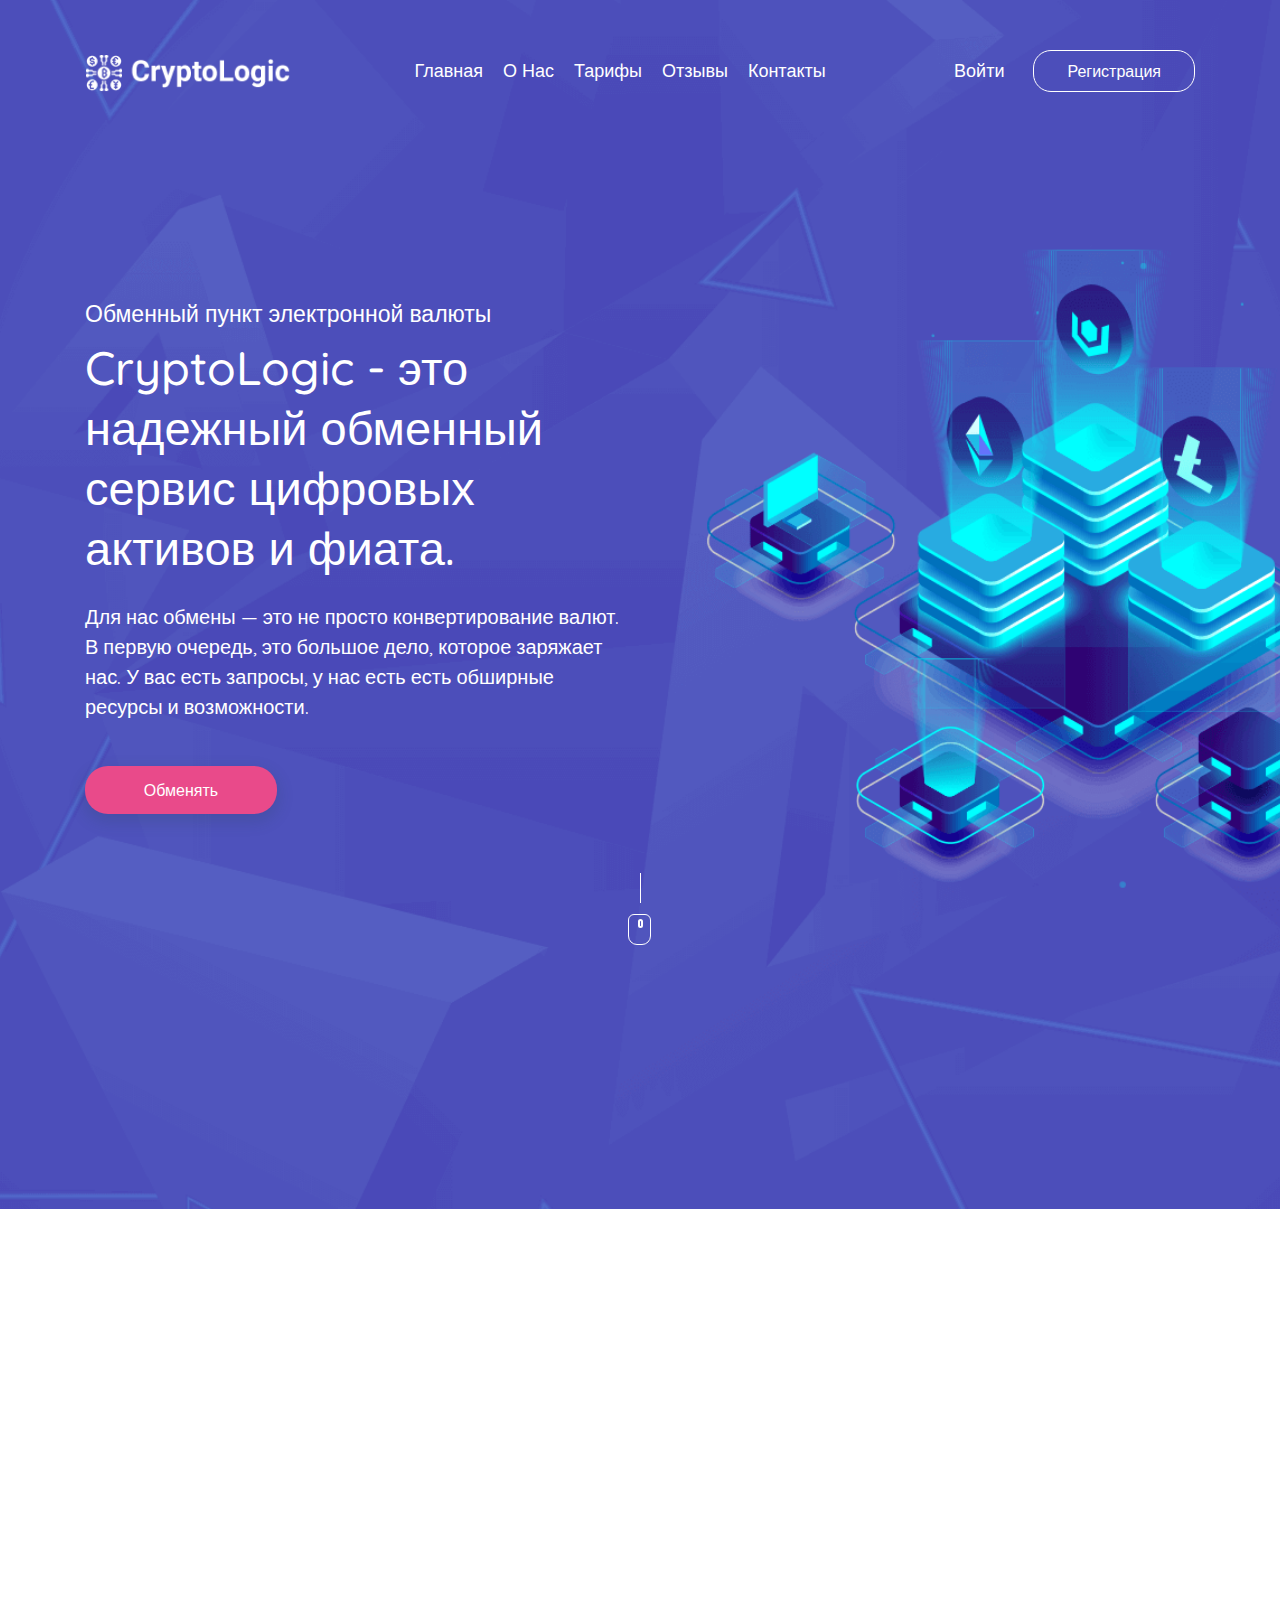
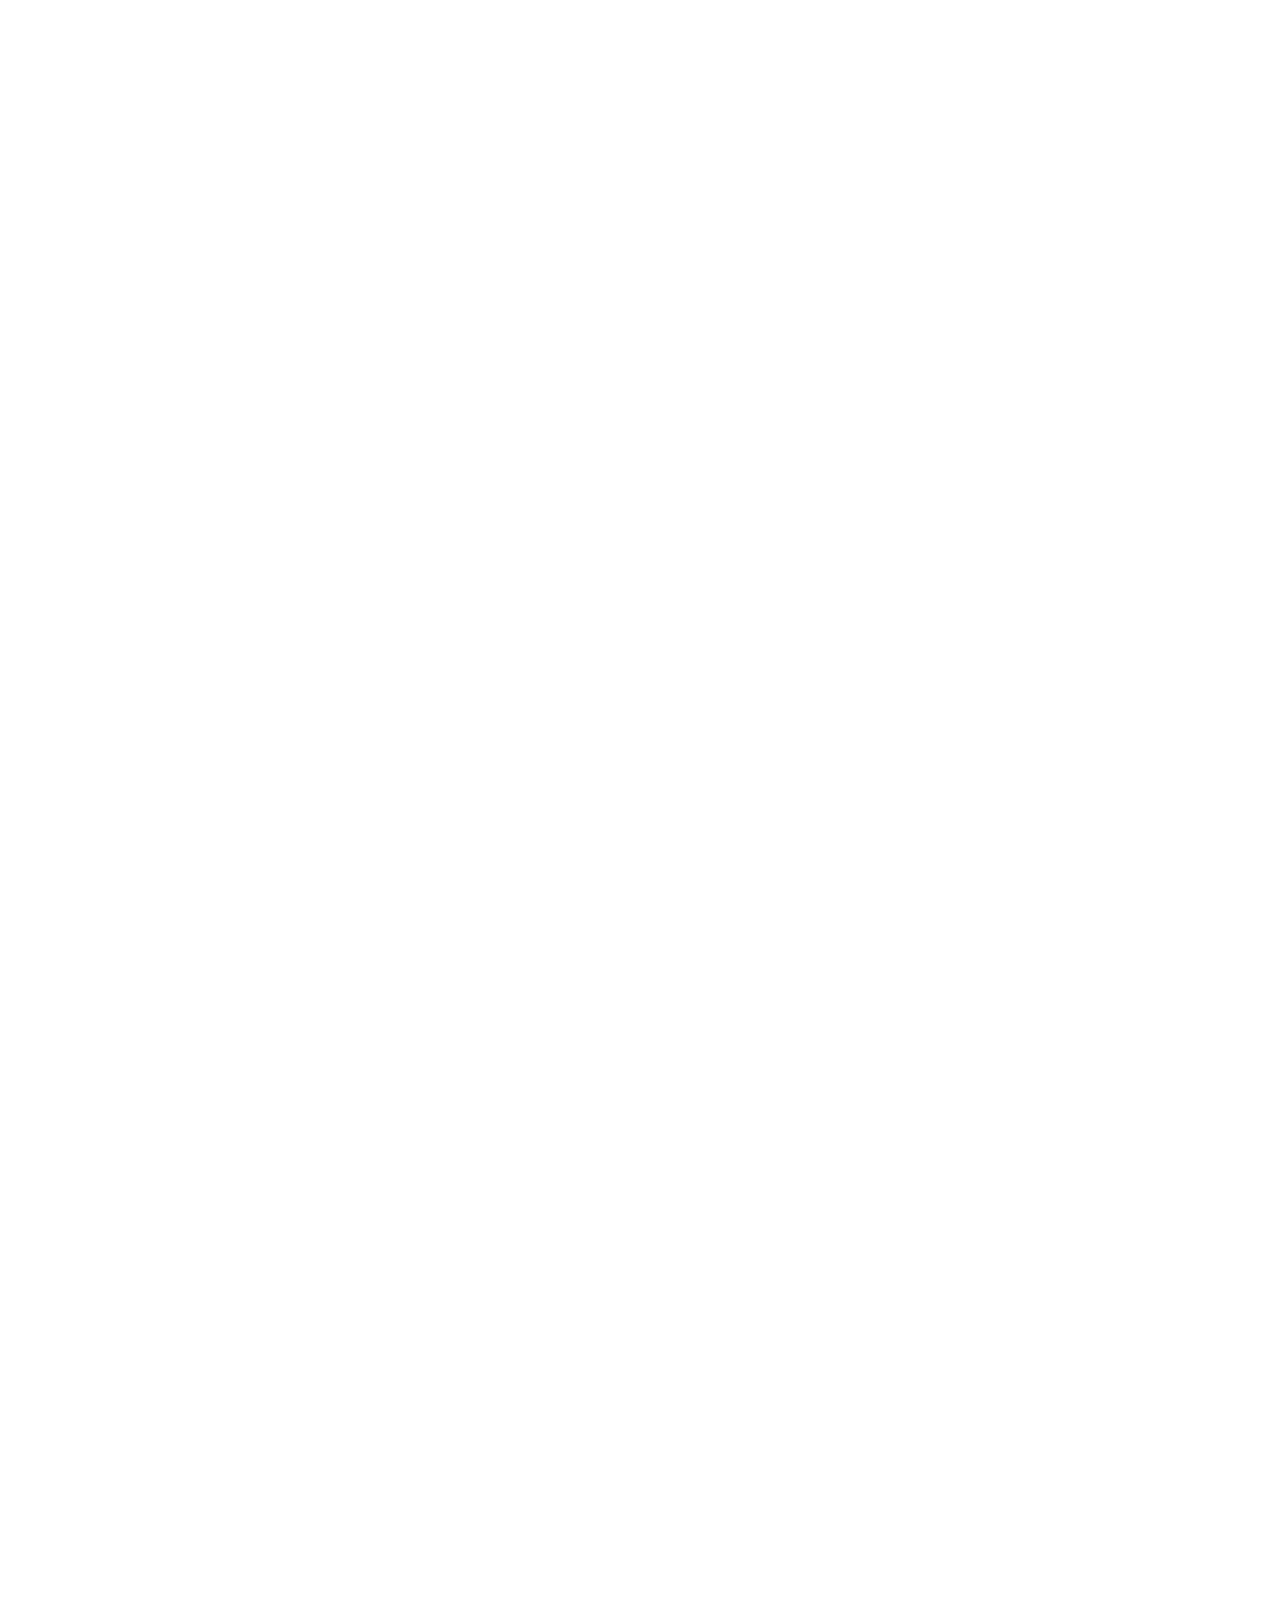
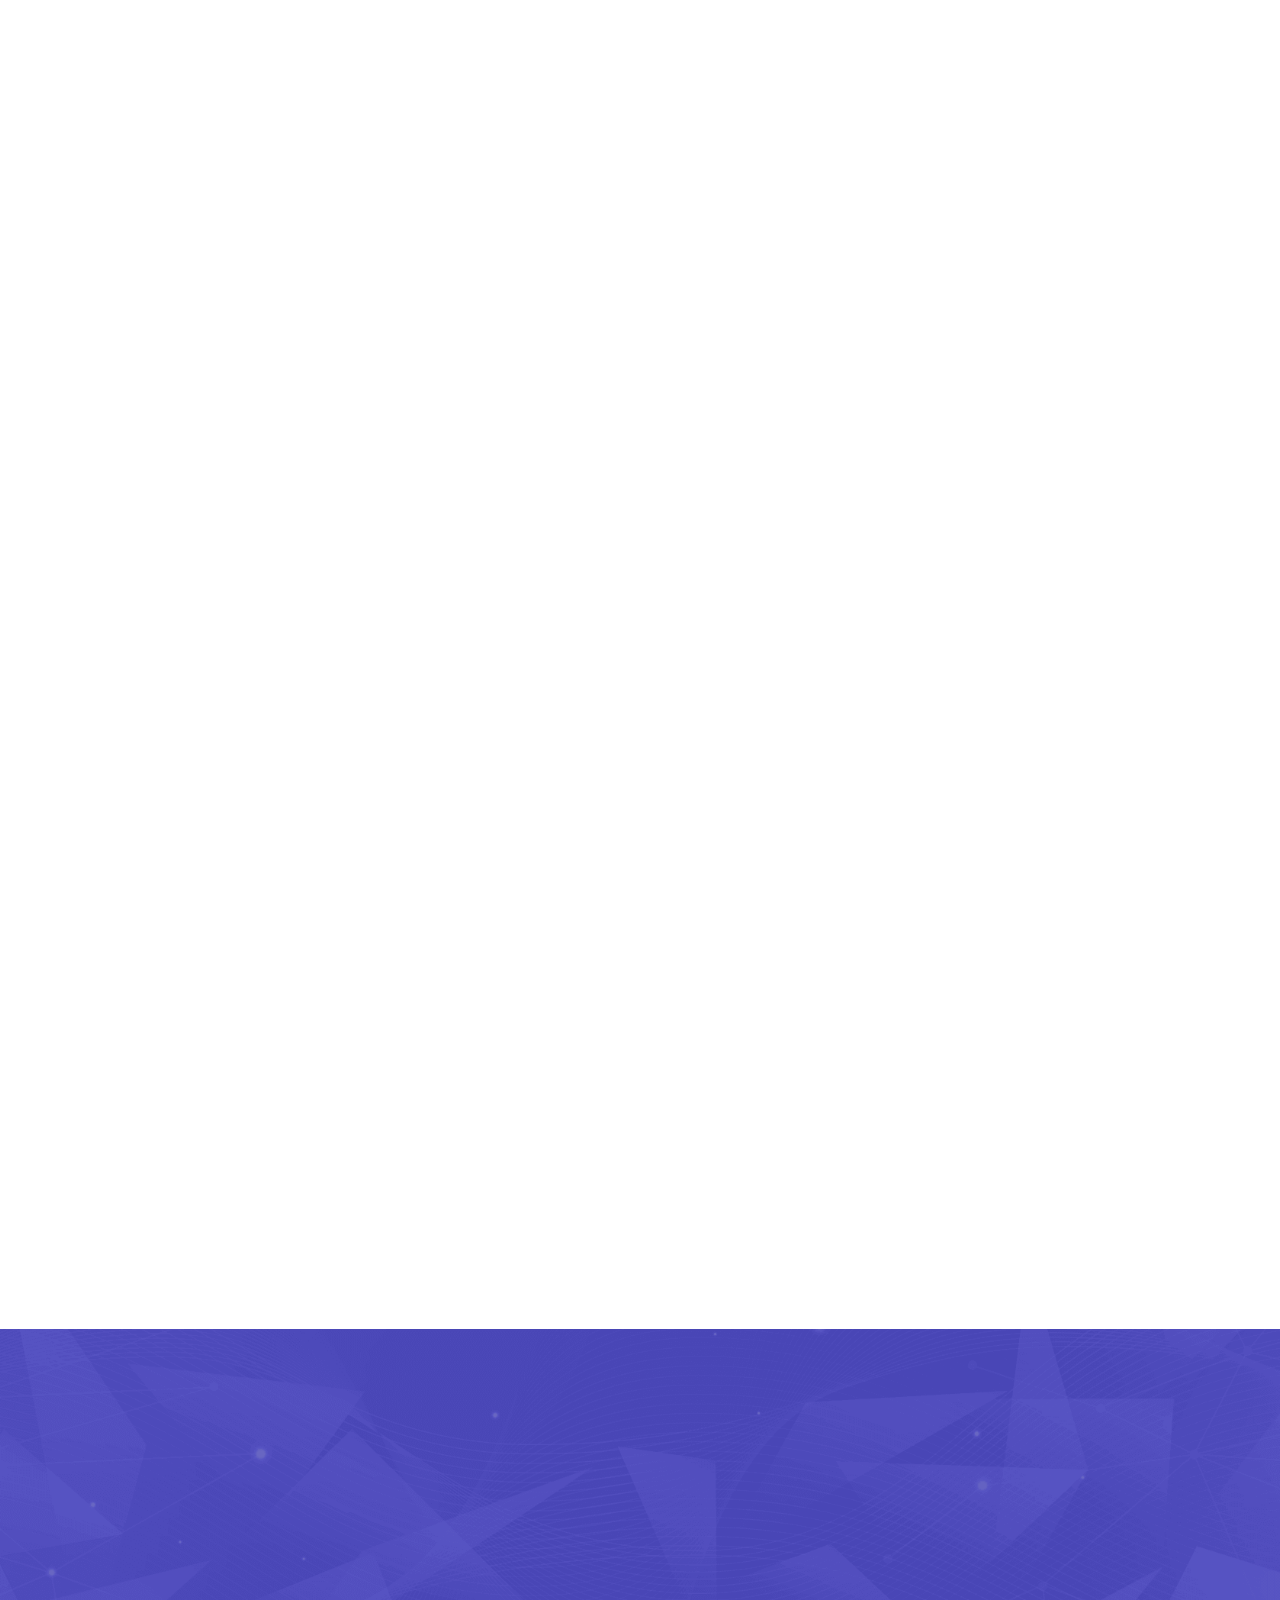
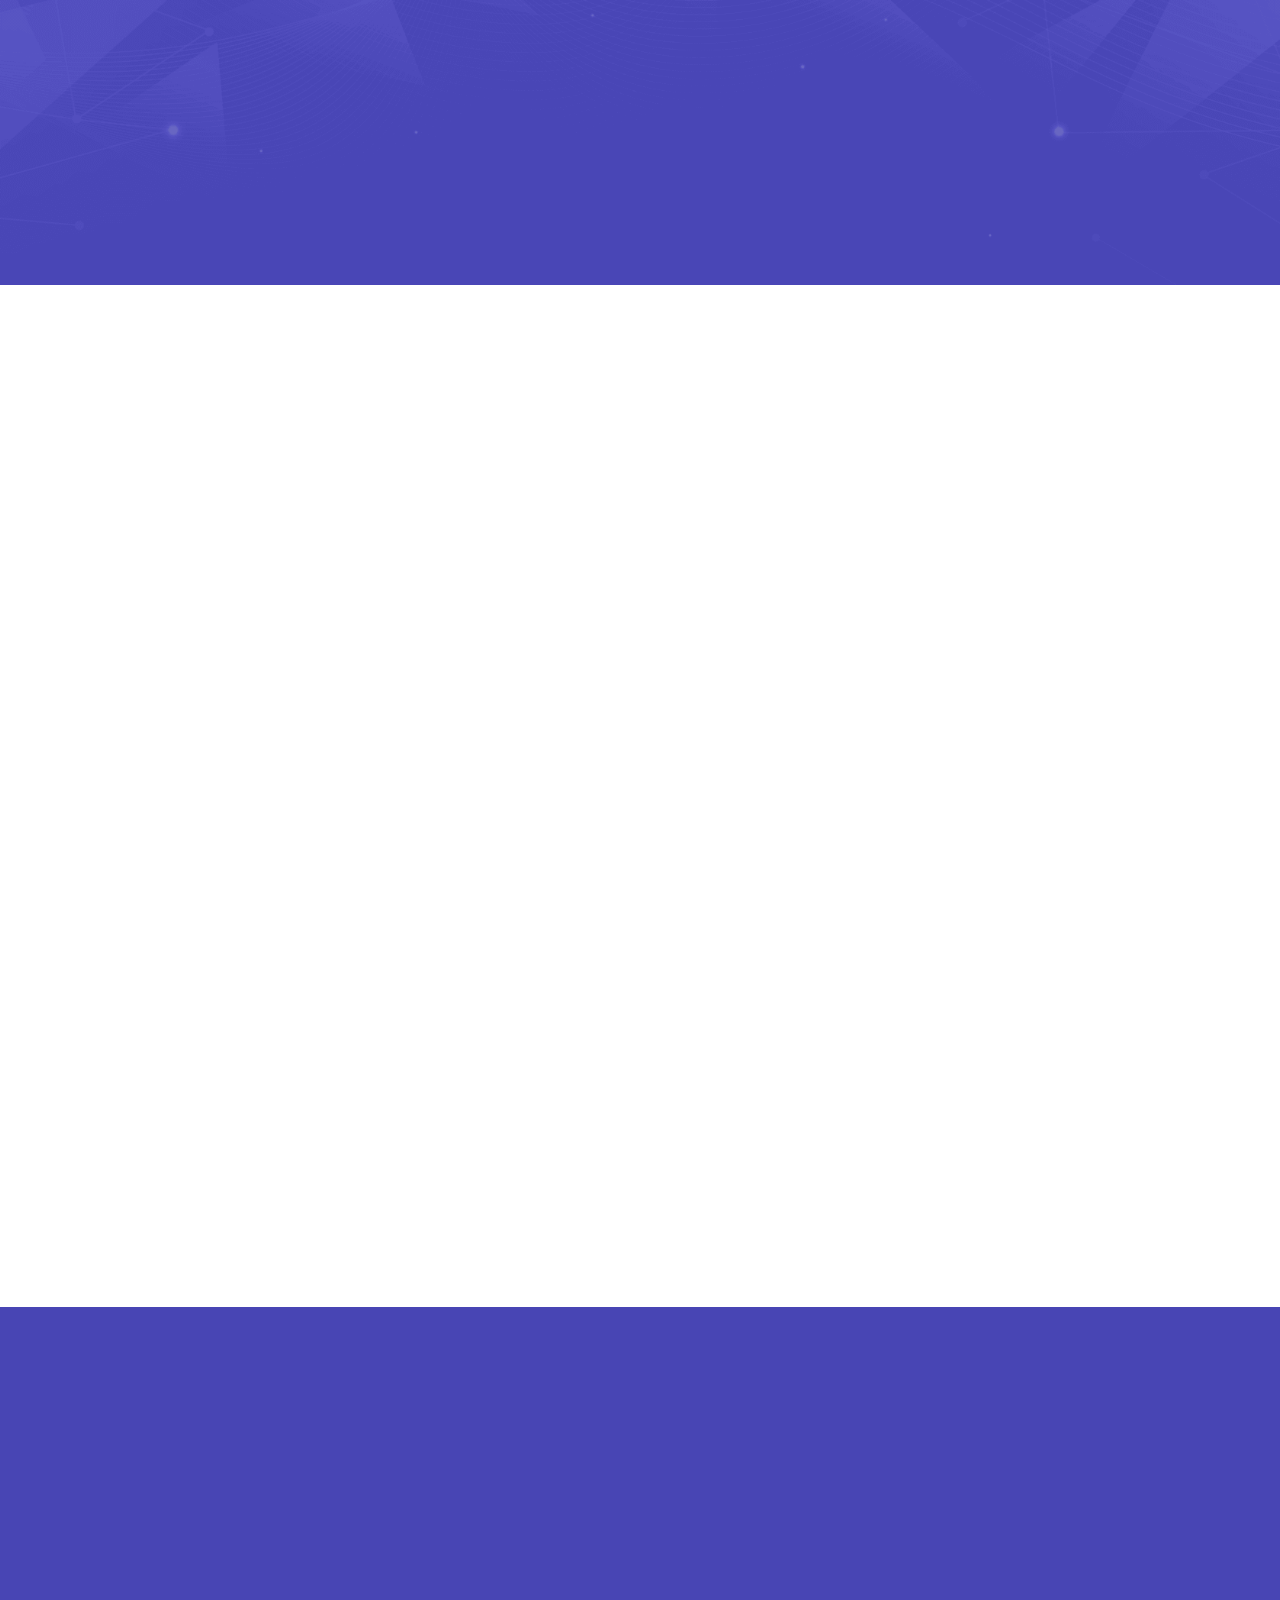
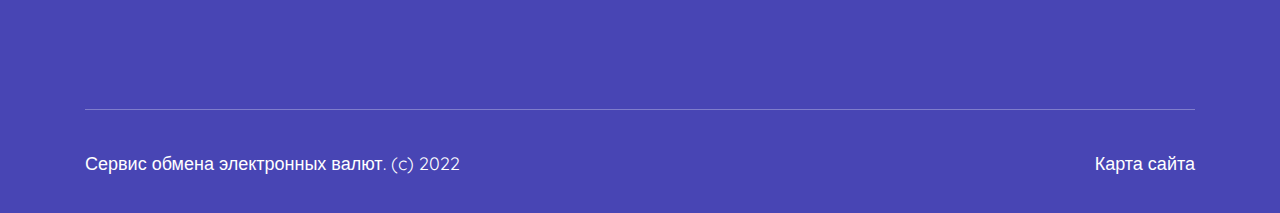
<file: index.html>
<!DOCTYPE html>
<html lang="ru">
<head>
	<meta charset="utf-8">
    <meta http-equiv="X-UA-Compatible" content="IE=edge">
	<title>Cryptologic - надежный сервис обмена электронных валют</title>
	<meta name="description" content="">
    <meta name="viewport" content="width=device-width, initial-scale=1">
	<!--[if IE]><meta http-equiv="X-UA-Compatible" content="IE=Edge,chrome=1"><![endif]-->
	<!-- favicon -->
	<link rel="shortcut icon" href="favicon.ico" sizes="16x16" />
	<!-- include Google Fonts -->
	<link href="https://fonts.googleapis.com/css?family=Quicksand:300,400,500,700&display=swap" rel="stylesheet">
	<!-- include Fontawesome icons css -->
	<link rel="stylesheet" href="assets/vendor/fontawesome/css/fontawesome-all.min.css" />
	<!-- include Bootstrap css -->
	<link rel="stylesheet" href="assets/vendor/bootstrap/css/bootstrap.min.css" />
    <!-- include fatNav css -->
    <link rel="stylesheet" href="assets/css/jquery.fatNav.css" />
    <!-- include animate css -->
    <link rel="stylesheet" href="assets/vendor/animate/css/animate.css" />
    <!-- include chart css -->
    <link rel="stylesheet" href="assets/vendor/chart/css/chart.css" />
    <!-- timeline css -->
    <link rel="stylesheet" href="assets/vendor/horizontal-timeline/css/timeline.min.css" />
    <!-- modal video css -->
    <link rel="stylesheet" href="assets/vendor/modal-video/css/modal-video.min.css" />
	<!-- include app main.css -->
    <link rel="stylesheet" href="assets/css/main.css" />
	<!-- include app responsive css -->
	<link rel="stylesheet" href="assets/css/responsive.css" />
</head>

<body class="fullwidth-header">
    <!--[if lt IE 11]>
        <p class="browserupgrade alert alert-danger" role="alert">You are using an <strong>outdated</strong> browser. Please <a href="http://browsehappy.com/">upgrade your browser</a> to improve your experience.</p>
    <![endif]-->


    <!-- start wrapper -->
    <div id="wrapper" class="overflow-hidden">

        <div class="fat-nav"></div>

        <!-- start header-container -->
        <header class="header-container position-absolute">
        	<div class="container">
        		<div class="row header-area justify-content-between pt-50 pb-20">
    				<div class="logo">
                        <a href="index.html"><img src="assets/images/logo.png" alt="" width="216" height="39" /></a>
                    </div>
    				<div class="menu-area">
    					<nav class="main-menu">
    						<ul class="nav">
                                <li class="menu-item-has-children"><a href="index.html">Главная</a></li>
                                <li><a href="#">О нас</a></li>
                                <li><a href="#">Тарифы</a></li>
                                <li><a href="#">Отзывы</a></li>
                                <li><a href="#">Контакты</a></li>
    						</ul>
    					</nav>
    				</div>
                    <div class="header-right d-flex flex-wrap">
                        <ul class="header-social d-flex flex-wrap">
                            <li><a href="#">Войти</a></li>
                        </ul>
                        <div class="device-btn"><a href="#">Регистрация</a></div>
                    </div>
        		</div>
    		</div>
        </header>
        <!-- //end .header-container -->

        <!-- start banner-container -->
        <div class="banner-container banner2">
            <div class="container">
    			<div class="row banner-content-area justify-content-between">
                    <div class="col-12 col-md-10 col-lg-6 banner-content">
                        <div class="banner-cont-info text-white wow fadeInUp" data-wow-duration="1s" data-wow-delay=".3s">
                            <h5 class="text-white">Обменный пункт электронной валюты</h5>
                            <h1 class="text-white">CryptoLogic - это надежный обменный сервис цифровых активов и фиата.</h1>
                            <p class="text-white">Для нас обмены — это не просто конвертирование валют. В первую очередь, это большое дело, которое заряжает нас. У вас есть запросы, у нас есть есть обширные ресурсы и возможности.</p>
                            <a class="unc-btn text-white" href="#">Обменять</a>
                        </div>
                    </div>
                </div>
                <a class="btn-scroll skip_swing" href="#section0"><span></span></a>
            </div>
        </div>
        <!-- //end .banner-container -->

        <!-- start live-sale-container -->
        <div class="live-sale-container">
            <div class="container">
    			<div class="row live-sale-area wow zoomIn" data-wow-duration="1s">
                    <img src="assets/images/exchange.JPG" alt="">
    			</div>
    		</div>
        </div>
        <!-- //end .live-sale-container -->

        <div id="section0" class="invented-container overflow-hidden">
            <div class="container">
                <div class="row invented-area pt-70 pb-40 mobile-pt-45 justify-content-between">
                    <div class="col-12 col-md-6 col-lg-6 invented-left">
                        <div class="invented-img wow fadeInLeft" data-wow-duration="1s" data-wow-delay="0.3s" style="visibility: visible; animation-duration: 1s; animation-delay: 0.3s; animation-name: fadeInLeft;">
                            <img src="assets/images/invented-img.png" alt="" width="626" height="556">
                        </div>
                    </div>
                    <div class="col-12 col-md-6 col-lg-6 invented-cont wow fadeInUp" data-wow-duration="1s" data-wow-delay=".7s" style="visibility: visible; animation-duration: 1s; animation-delay: 0.7s; animation-name: fadeInUp;">
                        
                        <h2>Покупайте и выводите криптовалюту за несколько минут.</h2>
                        <p>Нам важно не только предоставлять качественные услуги по обмену, но и также помогать нашим клиентам в любых других нуждах.</p>
                        <p>Качественная работа — основа нашей деятельности и строится она на фундаментальных ценностях: надежности, прозрачности и доверии.</p>
                        <a class="unc-btn text-white" href="#">Подробнее о нас</a>
                    </div>
                </div>
            </div>
        </div>

       

        <!-- start service-container -->
        <div class="service-container overflow-hidden">
            <div class="container pt-50 pb-20 mobile-pb-10">
                <div class="row pt-60 pb-50 mobile-pt-20 mobile-pb-20 align-items-center">
                    <div class="col-12 col-md-6 col-lg-6 mobile-mb-30 d-flex flex-wrap justify-content-lg-end order-md-2 order-lg-2 opportunity-col">
                        <div class="uni-img wow fadeInRight" data-wow-duration="1s" data-wow-delay=".4s">
                            <img src="assets/images/uni-img1.png" alt="" width="496" height="478" />
                        </div>
                    </div>
                    <div class="col-12 col-md-6 col-lg-6 order-md-1 order-lg-1  service-col">
                        <div class="opt-content wow fadeInLeft" data-wow-duration="1s" data-wow-delay=".2s">
                            <div class="sm-title">
                                <h3>Никаких скрытых комиссий</h3>
                                <h2>Надежность и гарантии</h2>
                            </div>
                            <p>За этим словом скрывается великий потенциал в нашей нише бизнеса. Для нас надежность в первую очередь это — выполнять обусловленные договоренности с нашими клиентам. Мы не беремся за то, чего не сможем сделать, но то, за что мы беремся, мы исполняем в лучшем виде и точно в срок.</p>
                        </div>
                    </div>
                </div>

                <div class="row pt-60 pb-50 mobile-pt-20 mobile-pb-20 align-items-center">
                    <div class="col-12 col-md-6 col-lg-6 mobile-mb-30 d-flex flex-wrap service-col">
                        <div class="uni-img wow fadeInLeft" data-wow-duration="1s" data-wow-delay=".4s">
                            <img src="assets/images/uni-img2.png" alt="" width="496" height="437" />
                        </div>
                    </div>
                    <div class="col-12 col-md-6 col-lg-6 opportunity-col">
                        <div class="opt-content wow fadeInRight" data-wow-duration="1s" data-wow-delay=".2s">
                            <div class="sm-title">
                                <h3>Индивидуальный подход к каждому клиенту</h3>
                                <h2>Прозрачность сделки</h2>
                            </div>
                            <ul class="nunc-list">
                                <li>Мы ценим каждого обратившегося к нам клиента</li>
                                <li>По запросу предоставляем чеки операций, выписки переводов</li>
                                <li>Расчеты всех сделок предоставляем сразу после получения оплаты</li>
                            </ul>
                        </div>
                    </div>
                </div>

                <div class="row pt-60 pb-50 mobile-pt-20 mobile-pb-20 align-items-center">
                    <div class="col-12 col-md-6 col-lg-6 mobile-mb-30 d-flex flex-wrap justify-content-lg-end order-md-2 order-lg-2 opportunity-col">
                        <div class="uni-img wow fadeInRight" data-wow-duration="1s" data-wow-delay=".4s">
                            <img src="assets/images/uni-img3.png" alt="" width="496" height="510" />
                        </div>
                    </div>
                    <div class="col-12 col-md-6 col-lg-6 order-md-1 order-lg-1  service-col">
                        <div class="opt-content wow fadeInLeft" data-wow-duration="1s" data-wow-delay=".2s">
                            <div class="sm-title">
                                <h3>Работа, основанная на доверии</h3>
                                <h2>Доверие и безопасность</h2>
                            </div>
                            <p>Все что Вам нужно это озвучить Вашу потребность нашим менеджерам по работе с клиентами, а остальное доверьте нам, мы сделаем все возможное для решения Вашей проблемы. Сохраняем анонимность запросов.</p>
                            <div class="row">
                                <div class="mlt-content col-12 col-md-6">
                                    <div class="mlt-row mb-3 overflow-hidden">
                                        <div class="mlt-img">
                                            <img src="assets/images/mlt-img1.png" alt="" width="36" height="36" />
                                        </div>
                                        <h4>Полная анонимность</h4>
                                    </div>
                                    <p>Используем новейшие технологии безопасности, которые исключают утечку данных.</p>
                                </div>
                                <div class="mlt-content col-12 col-md-6">
                                    <div class="mlt-row mb-3 overflow-hidden">
                                        <div class="mlt-img">
                                            <img src="assets/images/mlt-img2.png" alt="" width="36" height="36" />
                                        </div>
                                        <h4>Консультации</h4>
                                    </div>
                                    <p>Во время сделки по всем вопросам Вас проконсультирует персональный менеджер.</p>
                                </div>
                                <div class="mlt-content col-12 col-md-6">
                                    <div class="mlt-row mb-3 overflow-hidden">
                                        <div class="mlt-img">
                                            <img src="assets/images/mlt-img3.png" alt="" width="36" height="36" />
                                        </div>
                                        <h4>Гарантии и безопасность сделки</h4>
                                    </div>
                                    <p>Полный спектр функций обеспечивает безопасную конвертацию электронных валют</p>
                                </div>
                                <div class="mlt-content col-12 col-md-6">
                                    <div class="mlt-row mb-3 overflow-hidden">
                                        <div class="mlt-img">
                                            <img src="assets/images/mlt-img4.png" alt="" width="36" height="36" />
                                        </div>
                                        <h4>Минимальные комиссии</h4>
                                    </div>
                                    <p>Обменный пункт оказывает услуги по обмену самых актуальных направлений</p>
                                </div>
                            </div>
                        </div>
                    </div>
                </div>
            </div>
        </div>
        <!-- //end .service-container -->

         <!-- start partner -->
         <div class="partner">
            <div class="container">
                <div class="row pt-110 pb-40 mobile-pt-60 mobile-pb-10">
                    <div class="big-title white-text text-center wow fadeInUp" data-wow-duration="1s" data-wow-delay=".2s">
                        <h3>Наши партнеры</h3>
                        <h2>Мы сотрудничаем с этими компаниями</h2>
                    </div>
                </div>
                <div class="row justify-content-center pb-60 partner-area mobile-pb-20 wow fadeInUp" data-wow-duration="1s" data-wow-delay=".5s">
                    <div class="col-3 col-md-3 col-lg-2 mb-50 partner-logo">
                        <a href="#">
                            <img src="assets/images/bestchange-1.gif" alt="" width="105" height="49" />
                        </a>
                    </div>
                    <div class="col-3 col-md-3 col-lg-2 mb-50 partner-logo">
                        <a href="#">
                            <img src="assets/images/buttonY.png" alt="" width="106" height="49" />
                        </a>
                    </div>
                    <div class="col-3 col-md-3 col-lg-2 mb-50 partner-logo">
                        <a href="#">
                            <img src="assets/images/88x31.gif" alt="" width="126" height="49" />
                        </a>
                    </div>
                    <div class="col-3 col-md-3 col-lg-2 mb-50 partner-logo">
                        <a href="#">
                            <img src="assets/images/88x31a.gif" alt="" width="82" height="49" />
                        </a>
                    </div>
                    <div class="col-3 col-md-3 col-lg-2 mb-50 partner-logo">
                        <a href="#">
                            <img src="assets/images/udifo-logo-1.png" alt="" width="67" height="49" />
                        </a>
                    </div>
                    <div class="col-3 col-md-3 col-lg-2 mb-50 partner-logo">
                        <a href="#">
                            <img src="assets/images/88x31.gif" alt="" width="126" height="49" />
                        </a>
                    </div>
                    <div class="col-3 col-md-3 col-lg-2 mb-50 partner-logo">
                        <a href="#">
                            <img src="assets/images/bestkurs-88x31k.png" alt="" width="106" height="49" />
                        </a>
                    </div>
                    <div class="col-3 col-md-3 col-lg-2 mb-50 partner-logo">
                        <a href="#">
                            <img src="assets/images/88x31-3.gif" alt="" width="119" height="49" />
                        </a>
                    </div>
                </div>
            </div>
        </div>
        <!-- //end .partner -->

        <!-- start faq -->
        <div class="faq pt-110 mobile-pt-60 mobile-pb-20 overflow-hidden">
            <div class="container">
                <div class="row">
                    <div class="col-12 big-title text-center wow fadeInUp" data-wow-duration="1s" data-wow-delay=".2s">
                        <h2>Часто задаваемые вопросы</h2>
                    </div>
                </div>
                <div class="row pb-60 wow fadeInUp" data-wow-duration="1s" data-wow-delay=".5s">
                    <div class="horizontal_tab_data">
                        <div id="horizontalTab">
                            <ul class="resp-tabs-list">
                                <li>Основные</li>
                            </ul>
                            <div class="resp-tabs-container">
                                <div>
                                    <div class="tab_inner">
                                        <div class="d-flex flex-wrap justify-content-between tab_content">
                                            <div class="tab-col">
                                                <h3>Как совершить обмен на сайте?</h3>
                                                <p>Обмен можно совершить, выбрав соответствующую обменную пару на главной странице или на странице “Тарифы”. После перехода на соответствующую страницу обменной пары необходимо внимательно заполнить заявку на обмен.</p>
                                            </div>
                                            <div class="tab-col">
                                                <h3>Я не получил средства, обменяв их в чате телеграм. Почему?</h3>
                                                <p>Мы не осуществляем переводы через чат в Телеграме. Все переводы с помощью нашего сервиса производятся через формирование заявки на сайте.</p>
                                            </div>
                                            <div class="tab-col">
                                                <h3>Сколько по времени осуществляется обмен средств?</h3>
                                                <p>Выплаты по направлению visa/mastercard осуществляются через кассы банков в будние дни с 10-00 до 19-00 (мск). Выплаты по остальным направлениям в Москве и Санкт-Петербурге с 10-00 до 21-00 (мск) 7 дней в неделю.</p>
                                                <p>В зависимости от конкретного направления обмена регламент на выплату средств может составлять от 30 минут до 6 часов после поступления оплаты от клиента. Если оплата была произведена после 20:30, то обработка заявки может быть перенесена на следующий день и потребовать того же временного регламента.</p>
                                            </div>
                                        </div>
                                    </div>
                                </div>
                            </div>
                        </div>
                    </div>
                </div>
            </div>
        </div>
        <!-- //end .faq -->

       

        <!-- start footer-container -->
        <footer class="footer-container footer-container2">
            <div class="container">
                <div class="row pb-50 mobile-pb-20 footer-top-content overflow-hidden">

                    <div class="col-12 col-md-6 col-lg-4 footer-col link-hover wow fadeInUp" data-wow-duration="1s" data-wow-delay=".4s">
                        <h4>Информация</h4>
                        <ul>
                            <li><a href="#">Гарантии и политика возвратов</a></li>
                            <li><a href="#">Предупреждение</a></li>
                            <li><a href="#">Правила сайта</a></li>
                            <li><a href="#">AML</a></li>
                        </ul>
                    </div>
                    <div class="col-12 col-md-6 col-lg-4 footer-col link-hover wow fadeInUp" data-wow-duration="1s" data-wow-delay=".6s">
                        <h4>Разделы</h4>
                        <ul>
                            <li><a href="#">Главная</a></li>
                            <li><a href="#">О нас</a></li>
                            <li><a href="#">Тарифы</a></li>
                            <li><a href="#">Отзывы</a></li>
                            <li><a href="#">Контакты</a></li>
                        </ul>
                    </div>
                    <div class="col-12 col-md-6 col-lg-4 footer-col wow fadeInUp" data-wow-duration="1s" data-wow-delay=".8s">
                        <h4>Обратная связь</h4>
                        <ul>
                            <li>
                                <div class="foo-social">
                                   <a href="#" target="_blank"><span><i class="fab fa-telegram"></i></span>
                                   <p>@cryptologic</p></a>
                               </div>
                            </li>
                            <li>
                                <div class="foo-social">
                                   <a href="mailto:info@cryptologic.online" target="_blank"><span><i class="far fa-envelope"></i></span>
                                   <p>info@cryptologic.online</p></a>
                               </div>
                            </li>
                            <li>
                                <div class="foo-social">
                                    <a href="tel:88012345678" target="_blank"><span><i class="fas fa-phone"></i></span>
                                    <p>+880 - 1234 - 5678</p></a>
                               </div>
                            </li>
                        </ul>
                    </div>
                </div>
                <div class="row">
                    <div class="col-12">
                        <div class="pt-40 pb-20 d-flex flex-wrap justify-content-between footer-bottom-content">
                            <p class="d-flex justify-content-center justify-content-sm-center justify-content-md-center justify-content-lg-start order-2 order-sm-2 order-md-2 order-lg-1">Сервис обмена электронных валют. (c) 2022</p>
                            <ul class="d-flex flex-wrap order-1 order-sm-1 order-md-1 order-lg-2">
                                <li><a href="#">Карта сайта</a></li>
                            </ul>
                        </div>
                    </div>
                </div>
            </div>
        </footer>
        <!-- //end .footer-container -->

        <a class="skip_swing backtop" href="#wrapper"><i class="fas fa-chevron-up"></i></a>

    </div>
    <!-- //end #wrapper -->

	<!-- include jquery min -->
    <script src="assets/vendor/jquery.min.js"></script>
    <!-- include jquery bootstrap -->
    <script src="assets/vendor/bootstrap/js/bootstrap.min.js"></script>
    <script src="assets/vendor/bootstrap/js/popper.min.js"></script>
    <!-- include jquery fatNav -->
    <script src="assets/js/jquery.fatNav.js"></script>
    <!-- include jquery responsive tabs -->
	<script src="assets/js/easy-responsive-tabs.js"></script>
    <!-- include chart js -->
    <script src="assets/vendor/chart/js/chart.min.js"></script>
    <!-- include progressbar -->
    <script src="assets/vendor/progressbar/js/progressbar.js"></script>
    <!-- include wow animation -->
	<script src="assets/vendor/animate/js/wow.min.js"></script>
    <!-- include horizontal timeline file -->
    <script src="assets/vendor/horizontal-timeline/js/timeline.min.js"></script>
    <!-- include modal-video file -->
    <script src="assets/vendor/modal-video/js/jquery-modal-video.min.js"></script>
	<!-- include main javascript file -->
	<script src="assets/js/main.js"></script>
</body>
</html>
</file>
<file: assets/vendor/chart/css/chart.css>
/*
 * DOM element rendering detection
 * https://davidwalsh.name/detect-node-insertion
 */
@keyframes chartjs-render-animation {
	from { opacity: 0.99; }
	to { opacity: 1; }
}

.chartjs-render-monitor {
	animation: chartjs-render-animation 0.001s;
}

/*
 * DOM element resizing detection
 * https://github.com/marcj/css-element-queries
 */
.chartjs-size-monitor,
.chartjs-size-monitor-expand,
.chartjs-size-monitor-shrink {
	position: absolute;
	direction: ltr;
	left: 0;
	top: 0;
	right: 0;
	bottom: 0;
	overflow: hidden;
	pointer-events: none;
	visibility: hidden;
	z-index: -1;
}

.chartjs-size-monitor-expand > div {
	position: absolute;
	width: 1000000px;
	height: 1000000px;
	left: 0;
	top: 0;
}

.chartjs-size-monitor-shrink > div {
	position: absolute;
	width: 200%;
	height: 200%;
	left: 0;
	top: 0;
}
</file>
<file: assets/css/main.css>
/*-------------------*/
/* 1.global css      */
/*-------------------*/
figure,figcaption { display: block; }
body {
	background: #fff;
	font-size:18px;
	color: #222;
	margin:0;
	padding:0;
	font-family: 'Quicksand', sans-serif;
	font-weight: 300;
}
a {
	-webkit-transition: all .5s ease-out;
	-moz-transition: all .5s ease-out;
	-ms-transition: all .5s ease-out;
	-o-transition: all .5s ease-out;
	transition: all .5s ease-out;
}

body.no-scroll { overflow: hidden; }
h1,h2,h3,h4,h5,h6 {
	margin: 0;
	font-family: 'Quicksand', sans-serif;
	font-weight: 500;
}
h1 {
	font-size: 48px;
	line-height: 60px;
}
h2 {
	font-size: 36px;
	line-height: 48px;
}
h3 {
	font-size: 23px;
	line-height: 30px;
}
h4 {
	font-size: 19px;
	line-height: 26px;
}
h5 {
	font-size: 16px;
	line-height: 22px;
}
h6 {
	font-size: 14px;
	line-height: 22px;
}
a, a:active, a:visited { outline: 0; }
p {
	font-size: 16px;
	line-height: 26px;
	color: #777;
	margin: 0;
}
.clearfix {
	overflow: hidden;
	clear: both;
}

/* 1.1.background color */
.bg-gray { background: #ecebfb; }
.bg-blue { background: #7f7de0; }

/* 1.2.fixed class */
.bg-fixed { background-attachment: fixed; }

/* 1.3.global paddin and margin */
.pt-110{ padding-top: 110px; }
.pt-100 { padding-top: 100px; }
.pt-90 { padding-top: 90px; }
.pt-80 { padding-top: 80px; }
.pt-70 { padding-top: 70px; }
.pt-60 { padding-top: 60px; }
.pt-50 { padding-top: 50px; }
.pt-40 { padding-top: 40px; }
.pt-30 { padding-top: 30px; }
.pt-20 { padding-top: 20px; }
.pt-10 { padding-top: 10px; }
.pb-150{ padding-bottom: 150px; }
.pb-110 { padding-bottom: 110px; }
.pb-100 { padding-bottom: 100px; }
.pb-90 { padding-bottom: 90px; }
.pb-80 { padding-bottom: 80px; }
.pb-85 { padding-bottom: 85px; }
.pb-70 { padding-bottom: 70px; }
.pb-60 { padding-bottom: 60px; }
.pb-50 { padding-bottom: 50px; }
.pb-40 { padding-bottom: 40px; }
.pb-30 { padding-bottom: 30px; }
.pb-20 { padding-bottom: 20px; }
.pb-10 { padding-bottom: 10px; }
.pyb-5 { padding-bottom: 5px; }
.mt-90 { margin-top: 90px; }
.mt-80 { margin-top: 80px; }
.mt-70 { margin-top: 70px; }
.mt-60 { margin-top: 60px; }
.mt-50 { margin-top: 50px; }
.mt-40 { margin-top: 40px; }
.mt-30 { margin-top: 30px; }
.mt-20 { margin-top: 20px; }
.mt-10 { margin-top: 10px; }
.mb-90 { margin-bottom: 90px; }
.mb-80 { margin-bottom: 80px; }
.mb-70 { margin-bottom: 70px; }
.mb-60 { margin-bottom: 60px; }
.mb-50 { margin-bottom: 50px; }
.mb-40 { margin-bottom: 40px; }
.mb-30 { margin-bottom: 30px; }
.mb-20 { margin-bottom: 20px; }
.mb-10 { margin-bottom: 10px; }

header ul,
header ul li,
header ol li,
header ol {
	margin: 0;
	padding: 0;
}

/* 1.4.buttons style */
.btn {
	font-family: 'Poppins', sans-serif;
	font-size: 16px;
	line-height: 24px;
	font-weight: 500;
	color: #fff;
	text-transform: uppercase;
	letter-spacing: 1px;
	min-width: 170px;
	text-align: center;
	padding: 8px 12px;
	background: #00c2f0;
	border: 4px solid transparent;
	position: relative;
	-webkit-transition: 0.3s;
	transition: 0.3s;
	margin: 5px 0;
}
.btn span { position: relative; z-index: 2; }

/* 1.5.browserupgrade css */
.browserupgrade {
	position: fixed;
	top: 0;
	left: 0;
	right: 0;
	width: 100%;
	height: 100%;
	background: #000;
	color: #fff;
	z-index: 99991;
}

/*----------------------*/
/* 2.Page Loader        */
/*----------------------*/
.unicrypt-pre-con {
    position: fixed;
    left: 0px;
    top: 0px;
    width: 100%;
    height: 100%;
    z-index: 9999;
}
#loading {
	background-color: #e94a8a;
	height: 100%;
	width: 100%;
	position: fixed;
	z-index: 1;
	margin-top: 0px;
	top: 0px;
}
#loading-center {
	width: 100%;
	height: 100%;
	position: relative;
}
#loading-center-absolute {
	position: absolute;
	top: 50%;
	left: 50%;
	height: 50px;
	width: 50px;
	margin-top: -25px;
	margin-left: -25px;
	color: #fff;
}
#loading-center-absolute img {
	display: block;
	width: 50px;
	max-width: 100%;
	height: 50px;
	color: #fff;
}

/*-----------------*/
/* 3.header style  */
/*-----------------*/
.header-container { width: 100%; }
.header-area { margin: 0; }
.position-header {
	width: 100%;
	position: absolute;
	left: 0; top: 0; right: 0;
	z-index: 999;
}
.logo {
	max-width: 210px;
	margin-top: 4px;
}
.logo a {
	color: #fff;
	font-size: 40px;
	line-height: 30px;
	text-transform: capitalize;
	font-weight: 700;
}
.logo a:hover { text-decoration: none; }
.logo img {
	max-width: 100%;
	height: auto;
	display: block;
}

/*-----------------*/
/* 3.1.main-menu   */
/*-----------------*/
.main-menu ul li  {
	font-size:18px;
	color: #fff;
	margin-left: 37px;
	text-transform: capitalize;
	position: relative;
	padding-bottom: 10px;
	font-weight: 400;
	list-style-type: none;
}
.main-menu ul li a {
	position: relative;
	display: block;
	padding-bottom:4px;
}
.main-menu ul li.menuarrow {
	position: relative;
}
.main-menu ul li.menuarrow:before {
	content: '\f078';
	color: #fff;
	font-size:10px;
	position: absolute;
	top:15px;
	right: -14px;
	font-family: 'Font Awesome\ 5 Free';
	font-style: normal;
	font-weight: 900;
}
.main-menu ul li.menuarrow.current-menu-item:before,
.main-menu ul li.menuarrow:hover:before { color: #e94a8a; }
.main-menu ul li:first-child { margin-left: 0; }
.main-menu ul li a {
	height: 42px;
	line-height: 42px;
	font-size:18px;
	color: #fff;
	position: relative;
	text-decoration: none;
}
.main-menu ul li:hover > a,
.main-menu ul li a:hover,
.main-menu ul li.current-menu-item > a { color: #e94a8a; }
.main-menu ul ul {
	background:#7f7de0;
	width:186px;
	position:absolute;
	left:-10px;
	top:100%;
	visibility:hidden;
	opacity:0;
	padding:0px 0 0 0;
	z-index:500;
	-webkit-border-radius: 5px; border-radius: 5px;
	-webkit-transition: all .3s ease-in-out;
	-moz-transition:  all .3s ease-in-out;
	-o-transition:  all .3s ease-in-out;
	transition:  all .3s ease-in-out;
	-webkit-transform: translateY(30px);
	transform: translateY(30px);
}
.main-menu ul ul:before {
	content: '';
	position: absolute;
	border-style: solid;
	border-width: 0 8px 8px;
	border-color: #7f7de0 transparent;
	display: block;
	width: 0;
	z-index: 1;
	top: -8px;
	left: 30px;
}
.main-menu ul li ul li {
	width: 100%;
	font-size:15px;
	cursor:default;
	display: block;
	margin: 0;
	padding-bottom: 0;
}
.main-menu ul li ul li.menuarrow:before {
	display: none;
}
.main-menu ul li ul li:hover > a,
.main-menu ul li ul li a:hover,
.main-menu ul li ul li.current-menu-item > a {
	color: #fff;
}
.main-menu ul ul li a {
	height: inherit;
	line-height: 20px;
	display:block;
	color:#fff;
	font-size:15px;
	padding:10px 10px;
	text-transform:none;
}
.main-menu ul ul li a:before {
	position: absolute;
	content: '';
	left: -10px;
	right: -10px;
	top: 0;
	height: 100%;
	background: #e94a8a;;
	-webkit-border-radius: 5px;
	border-radius: 5px;
	z-index: -1;
	-webkit-transition: all 0.3s ease;
	transition: all 0.3s ease;
	opacity: 0;
	visibility: hidden;
	-webkit-transform: scaleX(0);
	transform: scaleX(0);
}
.main-menu ul ul li a:hover {
	color: #fff;
}
.main-menu ul ul li a:hover:before {
	opacity: 1;
	visibility: visible;
	-webkit-transform: scaleX(1);
	transform: scaleX(1);
}
.main-menu ul li ul li:first-child a { border-top:none;}
.main-menu ul ul ul {
	left:100%;
	top:0;
}
.main-menu ul li ul li ul li:first-child a { border-top:none;}
.main-menu li:hover > ul {
	visibility:visible;
	opacity:1;
	transform: inherit;
}
.device-btn a {
	padding: 0 33px;
	color: #fff;
	font-size: 16px;
	height: 42px;
	line-height: 40px;
	display: inline-block;
	text-decoration: none;
	margin: 0 0 0 37px;
	border: 1px solid #fff;
	-webkit-border-radius: 18px;
	border-radius: 18px;
	font-weight: 400;
}
.device-btn a:hover {
	color: #e94a8a;
	border: 1px solid #e94a8a;
}

.header-social li {
	list-style-type: none;
	margin: 0 9px;
}
.header-social li a {
	height: 42px;
	line-height: 42px;
	font-size:18px;
	color: #fff;
	display: inline-block;
}
.header-social li a:hover { color: #e94a8a; }

/*-------------------------*/
/*   4.banner              */
/*-------------------------*/
.blog-header-container {
	background: #4845b4;
}
.page-banner {
	background: #4845b4;
}
.banner-container {
	background-image: url(../images/bgr-header.png);
	background-position: center bottom;
	background-repeat: no-repeat;
	-webkit-background-size: cover;
	background-size: cover;
	padding: 299px 0 264px 0;
}
.banner2 { background-image: url(../images/bgr-banner2.png); }
.banner3 { background-image: url(../images/bgr-banner3.png); }
.banner-content { width: 49%; }
.banner-cont-info h1 {
	font-size: 47px;
	line-height: 60px;
	padding-bottom: 24px;
	font-weight: 500;
}
.banner-cont-info h5 {
	font-size: 23px;
	line-height: normal;
	padding-bottom: 10px;
	font-weight: 500;
}
.banner-cont-info p {
	font-size: 20px;
	line-height: 30px;
	padding-bottom: 44px;
	font-weight: 400;
}
.unc-btn {
	background: #e94a8a;
	width: 100%;
	max-width: 192px;
	height: 48px;
	line-height: 48px;
	padding: 0 10px 0 10px;
	font-size: 16px;
	display: block;
	text-align: center;
	text-transform: capitalize;
	text-decoration: none;
	-webkit-border-radius: 23px;
	border-radius: 23px;
	-webkit-box-shadow:0 6px 15px 2px rgba(38,70,83,0.20);
	box-shadow:0 6px 15px 2px rgba(38,70,83,0.20);
	font-weight: 400;
}
.exit-link{
	color: #fff;
}
.unc-btn:hover {
	background: #e2196a;
	color: #fff;
	text-decoration: none;
}

/* 4.1.banner scroll down button css */
a.btn-scroll {
    width: 23px;
    display: block;
    padding-top: 41px;
    position: relative;
    color: #fff;
    margin: 90px auto 0;
}
a.btn-scroll::before {
    background: #fff;
    width: 1px;
    height: 30px;
    position: absolute;
    top: -31px;
    left: 0; right: 0;
    margin: 0 auto;
    content: '';
}
a.btn-scroll span {
    position: absolute;
    bottom: 0;
    left: 50%;
    width: 23px;
	height: 31px;
    margin-left: -12px;
    border: 1px solid #fff;
    -webkit-border-radius: 6px;
	-webkit-border-bottom-right-radius: 9px;
	-webkit-border-bottom-left-radius: 9px;
	-moz-border-radius: 6px;
	-moz-border-radius-bottomright: 9px;
	-moz-border-radius-bottomleft: 9px;
	border-radius: 6px;
	border-bottom-right-radius: 9px;
	border-bottom-left-radius: 9px;
}
a.btn-scroll span::before {
	position: absolute;
	top: 4px;
	left: 50%;
	content: '';
	width: 5px;
	height: 9px;
	margin-left: -2px;
	border: 2px solid #fff;
	-webkit-border-radius: 3px;
	border-radius: 3px;
	-webkit-animation: sdb10 2s infinite;
	animation: sdb10 2s infinite;
	box-sizing: border-box;
}
@-webkit-keyframes sdb10 {
	0% {
		-webkit-transform: translate(0, 0);
		opacity: 0;
	}
	40% { opacity: 1; }
	80% {
		-webkit-transform: translate(0, 20px);
		opacity: 0;
	}
	100% { opacity: 0; }
}
@keyframes sdb10 {
	0% {
		transform: translate(0, 0);
		opacity: 0;
	}
	40% { opacity: 1; }
	80% {
		transform: translate(0, 20px);
		opacity: 0;
	}
	100% { opacity: 0; }
}

.banner3 {
	padding: 270px 0 70px 0;
}
.banner3 a.btn-scroll {
    margin-top: 160px;
}
.page-banner p {
	color: #fff;
	font-size: 18px;
	line-height: 28px;
}

/*  4.2.token-sale */
.token-sale {
	background: #7f7de0;
	width: 100%;
	max-width: 460px;
	padding: 40px 36px 45px 36px;
}
.token-sale .clocktimes {
	background: #fff;
	width: 82px;
	height: 82px;
	padding-top: 14px;
	margin: 0 auto;
	-webkit-border-radius: 50%;
	border-radius: 50%;
	-webkit-box-shadow: 0px 0px 20px -10px rgba(0,0,0,0.75);
	-moz-box-shadow: 0px 0px 20px -10px rgba(0,0,0,0.75);
	box-shadow: 0px 0px 20px -10px rgba(0,0,0,0.75);
}
.token-sale .clocktimes span {
    font-size: 29px;
    line-height: 30px;
    padding-bottom: 0;
}
.token-sale .clocktimes small {
    font-size: 14px;
}
.current-bonus small,
.total-token small {
	font-size: 14px;
	display: block;
	font-weight: 500;
}
.current-bonus strong,
.total-token strong {
	font-size: 20px;
	line-height: 22px;
	display: block;
	font-weight: 500;
}
.current-bonus { text-align: right; }
.banner-right .unc-btn {
	margin: 18px auto 0;
}

/*  4.3.live-sale  */
.live-sale-area {
	margin: -155px 0 0 0;
	-webkit-box-shadow: 0px 2px 10px 2px rgba(0,0,0,0.1);
    -moz-box-shadow: 0px 2px 10px 2px rgba(0,0,0,0.1);
    box-shadow: 0px 2px 10px 2px rgba(0,0,0,0.1);
}
.livesale { padding: 0 45px; }
.livesale #clockdiv {
	max-width: 445px;
	margin: 0 auto;
}
.livesale .clocktimes {
	background: #7f7de0;
	width: 94px;
	height: 94px;
	padding-top: 20px;
	margin: 0 auto;
	-webkit-border-radius: 50%;
	border-radius: 50%;
	-webkit-box-shadow: 0px 0px 20px -10px rgba(0,0,0,0.75);
	-moz-box-shadow: 0px 0px 20px -10px rgba(0,0,0,0.75);
	box-shadow: 0px 0px 20px -10px rgba(0,0,0,0.75);
}
.livesale .clocktimes span {
	color: #fff;
    font-size: 29px;
    line-height: 30px;
    padding-bottom: 0;
}
.livesale .clocktimes small {
	color: #fff;
    font-size: 14px;
}

/*-------------------------*/
/*  5.three-col            */
/*-------------------------*/
.three-col-container .container {
	padding-left: 0; padding-right: 0;
}
.three-col-area {
	margin: -155px 0 0 0;
}
.three-col:nth-child(2) {
	margin-top: -48px;
}
.three-col-info {
	background: #fff;
	width: 100%;
	padding-left: 30px;
	padding-right: 30px;
	cursor: pointer;
	-webkit-box-shadow: 0px 2px 10px 2px rgba(0,0,0,0.1);
    -moz-box-shadow: 0px 2px 10px 2px rgba(0,0,0,0.1);
    box-shadow: 0px 2px 10px 2px rgba(0,0,0,0.1);
}
.three-col-info:hover {
	-webkit-transform: translateY(-20px);
	-moz-transform: translateY(-20px);
	-o-transform: translateY(-20px);
	transform: translateY(-20px);
}
.three-col-icon img {
	max-width: 100%;
	height: auto;
	display: block;
	margin: 0 auto 50px;
}
.three-col-cont { text-align: center; }
.three-col-cont h3 {
	color: #222;
	font-size: 24px;
	padding-bottom: 26px;
	font-weight: 500;
}
.three-col-cont p {
	color: #777;
	font-size: 18px;
	line-height: 27px;
	padding-bottom: 35px;
}
.more-btn {
	color: #222;
	font-size: 18px;
	display: inline-block;
	text-decoration: none;
	font-weight: 400;
}
.three-col-container .more-btn {
	color: #222;
	padding-right: 0;
}
.three-col-container .more-btn::after { display: none; }
.more-btn:hover {
	color: #4845b4;
	text-decoration: none;
}

/*-------------------------*/
/*  6.service3             */
/*-------------------------*/
.service3 .three-col:nth-child(2) {
    margin-top: 0;
}
.service3 .three-col-area {
    margin: 0;
}
.service3 .three-col-info {
	-webkit-box-shadow: none;
	box-shadow: none;
}
.service3 .three-col:hover .three-col-info {
	-webkit-box-shadow: 0px 2px 10px 2px rgba(0,0,0,0.1);
    -moz-box-shadow: 0px 2px 10px 2px rgba(0,0,0,0.1);
    box-shadow: 0px 2px 10px 2px rgba(0,0,0,0.1);
}
.service3 .three-col-icon {
	background: #ecebfb;
	width: 105px;
	height: 105px;
	margin: 0 auto 50px;
	-webkit-border-radius: 50%;
	border-radius: 50%;
}
.service3 .three-col-icon img {
    margin: 0;
}
.service3 .three-col-info {
	-webkit-transition: all .3s ease-out;
	   -moz-transition: all .3s ease-out;
	    -ms-transition: all .3s ease-out;
	     -o-transition: all .3s ease-out;
	        transition: all .3s ease-out;
}
.service3 .more-btn {
    color: #222;
    padding-right: 0;
    font-weight: 500;
}
.service3 .more-btn:hover { color: #e64988; }
.service3 .more-btn::after { display: none; }

/*-------------------------*/
/*  7.invented             */
/*-------------------------*/
.invented-cont { padding-bottom: 50px; }
.invented-img { margin-left: -143px; }
.invented-img img {
	max-width: 100%;
	height: auto;
	display: block;
	-webkit-transition: all .3s;
	transition: all .3s;
	-webkit-animation:bounceY 1.8s ease-in-out 0s infinite alternate;
	animation:bounceY 1.8s ease-in-out 0s infinite alternate;
}
.invented-cont h3 {
	color: #4845b4;
	font-size: 23px;
	line-height: 20px;
	padding-bottom: 2px;
	font-weight: 400;
}
.invented-cont h2 {
	color: #222;
	font-size: 46px;
	line-height: 58px;
	padding-bottom: 16px;
	font-weight: 500;
}
.invented-cont p {
	color: #777;
	font-size: 18px;
	line-height: 27px;
	padding-bottom: 25px;
}
.invented-cont .unc-btn { margin-top: 16px; }

/* 7.1.bounceY animation css */
@-webkit-keyframes bounceY {
    from {
        -webkit-transform: translateY(0px);
        transform: translateY(0px)
    }
    to {
        -webkit-transform: translateY(-35px);
        transform: translateY(-35px)
    }
}

@keyframes bounceY {
    from {
        -webkit-transform: translateY(0px);
        transform: translateY(0px)
    }
    to {
        -webkit-transform: translateY(-35px);
        transform: translateY(-35px)
    }
}

/*-------------------------------*/
/*  8.unc-inventment-container   */
/*-------------------------------*/
.unc-inventment-container {
	background-image: url(../images/bgr-unc-inventment.png);
	background-repeat: no-repeat;
	background-position: center 0;
	-webkit-background-size: cover;
	background-size: cover;
	overflow: hidden;
}
.unc-inventment-container2 { background-image: url(../images/bgr-unc-inventment3.png); }
.unc-inventment-container3 { background-image: url(../images/bgr-unc-inventment2.png); }
.unc-inventment-container2 .unc-inventment-image { background-image: url(../images/inv-img.png); }
.unc-inventment-container { position: relative; z-index: 10; }
.unc-inventment-container:after {
	width: 40%;
    min-height: 800px;
    background: url(../images/inv-img.png);
    background-repeat: no-repeat;
    background-size: cover;
    background-position: 0 center;
    position: absolute;
    content: "";
    top: 50%;
    transform: translateY(-50%);
    right: 0;
    z-index: 1;
}
.unc-inventment-container3:after {
	background-image: url(../images/inv-img2.png);
	min-height: 625px;
}
.unc-inventment-content {
	position: relative;
	z-index: 3;
}
.unc-inventment-content h3 {
	color: #fff;
	font-size: 24px;
	line-height: 20px;
	padding-bottom: 10px;
	margin: 0;
	font-weight: 400;
}
.unc-inventment-content h2 {
	color: #fff;
	font-size: 48px;
	line-height: 60px;
	padding-bottom: 30px;
	margin: 0;
	font-weight: 500;
}
.unc-inventment-content p {
	color: #bab9ec;
	font-size: 18px;
	line-height: 28px;
	padding-bottom: 10px;
}
.unc-inv-col-area {
	margin: 40px 0 0 -30px;
	display: -webkit-flex;
	display: -moz-flex;
	display: -ms-flex;
	display: -o-flex;
	display: flex;
	-webkit-flex-wrap: wrap;
	-moz-flex-wrap: wrap;
	-ms-flex-wrap: wrap;
	-o-flex-wrap: wrap;
	flex-wrap: wrap;
}
.unc-inv-col {
	width: 50%;
	padding: 0 0 29px 30px;
}
.unc-inv-col-row { overflow: hidden; }
.unc-inv-col-img {
	width: 60px;
	float: left;
	margin-top: 5px;
}
.unc-inv-col-img img {
	max-width: 100%;
	height: auto;
	display: block;
}
.unc-inv-col-cont {
	padding: 0 0 0 85px;
}
.unc-inv-col-cont h4 {
	color: #fff;
	font-size: 21px;
	padding-bottom: 9px;
	margin: 0;
	font-weight: 500;
}
.unc-inv-col-cont p { font-weight: 400; }

/*-------------------------*/
/*  9.features-bns         */
/*-------------------------*/
.features-bns-left { padding-right: 10px; }
.features-bns-cont {
	width: 100%;
	max-width: 590px;
	padding: 0 0 0 5px;
}
.features-bns-left img {
	max-width: 100%;
	height: auto;
	display: block;
	margin-left: -90px;
}
.features-bns-cont h3 {
	color: #4845b4;
	font-size: 23px;
	line-height: 20px;
	padding-bottom: 12px;
	font-weight: 400;
}
.features-bns-cont h2 {
	color: #222;
	font-size: 47px;
	line-height: 60px;
	padding-bottom: 20px;
	font-weight: 500;
}
.features-bns-cont p {
	color: #777;
	font-size: 18px;
	line-height: 28px;
	padding-bottom: 10px;
	font-weight: 300;
}
.features-bns-area { padding-top: 28px; }
.features-bns-col-row {
	overflow: hidden;
	padding-bottom: 30px;
}
.features-bns-col-img {
	background: #7f7de0;
	width: 120px;
	height: 120px;
	float: left;
	margin-top: 3px;
	-webkit-border-radius: 50%;
	border-radius: 50%;
	display: -webkit-flex;
	display: -moz-flex;
	display: -ms-flex;
	display: -o-flex;
	display: flex;
	-webkit-flex-wrap: wrap;
	-moz-flex-wrap: wrap;
	-ms-flex-wrap: wrap;
	-o-flex-wrap: wrap;
	flex-wrap: wrap;
	-webkit-justify-content: center;
	justify-content: center;
	-webkit-align-items: center;
	align-items: center;
}
.features-bns-col-img img {
	max-width: 100%;
	height: auto;
	display: block;
}
.features-bns-col-cont {
	padding: 0 0 0 165px;
}
.features-bns-col-cont h4 {
	color: #222;
	font-size: 24px;
	padding-bottom: 21px;
	font-weight: 500;
}
.features-bns-col-cont p { font-weight: 400; }

/*-------------------------*/
/*  10.happenning          */
/*-------------------------*/
.unc-happenning-container {
	background-image: url(../images/bgr-happenning.png);
	background-repeat: no-repeat;
	background-position: center 0;
	-webkit-background-size: cover;
	background-size: cover;
}
.unc-happenning-left h3 {
	color: #fff;
	font-size: 23px;
	line-height: 20px;
	padding-bottom: 10px;
	font-weight: 400;
}
.unc-happenning-left h2 {
	color: #fff;
	font-size: 47px;
	line-height: 59px;
	padding-bottom: 18px;
	font-weight: 500;
}
.unc-happenning-left p {
	color: #bab9ec;
	font-size: 18px;
	line-height: 28px;
	padding-bottom: 10px;
	font-weight: 300;
}

/*-------------------------*/
/*  11.clockdiv            */
/*-------------------------*/
.clockdiv-area {
	background: #fff;
	padding: 20px 10px 32px 10px;
	margin-left: 6px;
	-webkit-box-shadow: 0 0px 34px 0px rgba(0,0,0,0.20);
	box-shadow: 0 0px 34px 0px rgba(0,0,0,0.20);
}
.clockdiv-area #clockdiv {
	max-width: 444px;
	margin: 0 auto;
}
.clockdiv_column { width:25%; }
.unc-happenning-right .clockdiv_column { width:21.6%; }
.clocktimes {
	width:100%;
	height:100%;
}
.clocktimes span {
	font-size:48px;
	line-height:normal;
	color:#222;
	text-align:center;
	display:block;
	padding-bottom: 3px;
	font-weight:500;
}
.clocktimes small {
	font-size:18px;
	color:#4845b4;
	text-align:center;
	display:block;
	font-weight:500;
}
.token-amount-area { padding: 42px 0 8px 0; }
.token-amount-col {
	width: 100%;
	max-width: 234px;
	padding: 0 0 29px 7px;
}
.token-amount-col h5 {
	font-size:16px;
	line-height:normal;
	color:#fff;
	padding-bottom: 10px;
	text-transform: uppercase;
	font-weight: 500;
}
.token-amount-col p {
	font-size:14px;
	line-height:normal;
	color:#bab9ec;
	font-weight: 400;
}
.unc-happenning-right .unc-btn { margin: 0 auto; }

/*-------------------------*/
/*  12.benefits            */
/*-------------------------*/
.benefits-container {
	background-image: url(../images/bgr-benefits.png);
	background-position: center bottom;
	background-repeat: no-repeat;
	-webkit-background-size: cover;
	background-size: cover;
}
.big-title { width: 100%; }
.big-title h3 {
	color: #4845b4;
	font-size: 23px;
	line-height: 20px;
	padding-bottom: 11px;
	font-weight: 400;
}
.our-team-container3 .big-title h3 { font-weight: 500; }
.big-title h2 {
	color: #222;
	font-size: 47px;
	line-height: 59px;
	padding-bottom: 22px;
	font-weight: 500;
}
.white-text h3,
.white-text h2 {
	color: #fff;
}
.benefits-left { padding-right: 10px; }
.benefits-left img {
    max-width: 100%;
    height: auto;
    display: block;
    margin-left: -90px;
}
.benefits-cont {
	width: 100%;
	max-width: 593px;
	padding: 0 0 0 5px;
}
.benefits-left img {
	max-width: 100%;
	height: auto;
	display: block;
}
.benefits-cont p {
	color: #bab9ec;
	font-size: 18px;
	line-height: 28px;
	padding-bottom: 10px;
	font-weight: 400;
}
.bnf-col-row { overflow: hidden; }
.bnf-col-img {
	background: #fff;
	width: 58px;
	height: 58px;
	line-height: 58px;
	float: left;
	color: #4845b4;
	font-size: 15px;
	text-align: center;
	margin-top: 3px;
	-webkit-border-radius: 50%;
	border-radius: 50%;
}
.bnf-col-cont { padding: 0 0 0 98px; }
.bnf-col-cont p { font-weight: 400; }

/*---------------------*/
/*  13.timeline        */
/*---------------------*/
.road-map-timeline {
	width: 100%;
	max-width: 1020px;
	margin: 0 auto;
}
.road-map-timeline .more-event {
	display: block;
	width: 48px;
	height: 48px;
	color: #fff;
	background: #00c2f0;
	text-align: center;
	line-height: 45px;
	font-size: 20px;
	margin: 0 auto;
	-webkit-transition: border-radius 0.3s;
	transition: border-radius 0.3s;
}
.road-map-timeline .more-event:hover {
	-webkit-border-radius: 0 0 20px 20px;
	border-radius: 0 0 20px 20px;
}
.road-map-tl-event {
	position: relative;
	margin: 10px 0;
}
.road-map-tl-event li { position: relative; }
.road-map-tl-event:before,
.road-map-tl-event li:before {
	content: '';
	display: block;
	width: 3px;
	position: absolute;
	right: 0;
	top: 0;
	bottom: 0;
	margin-left: -1px;
}
.road-map-tl-event:before {
	background: url(../images/bgr-timeline.png) repeat-y center 0;
	height: 83%;
	left: 50%;
	top: 60px;
}
.road-map-tl-event::after {
    content: '\f078';
    background: #e94a8a;
    display: block;
    width: 48px;
    height: 48px;
    line-height: 48px;
    position: absolute;
    right: 0; left: 0;
    bottom: 98px;
    margin: 0 auto;
    z-index: 8;
    -webkit-border-radius: 100%;
    border-radius: 100%;
    font-family: 'Font Awesome\ 5 Free';
	font-style: normal;
	font-weight: 900;
	font-size:20px;
	color:#fff;
	text-align: center;
	cursor: pointer;
	-webkit-box-shadow: 0px 0px 28px 5px rgba(0,0,0,0.10);
	-moz-box-shadow: 0px 0px 28px 5px rgba(0,0,0,0.10);
	box-shadow: 0px 0px 28px 5px rgba(0,0,0,0.10);
}
.road-map-tl-event li:before {
	content: '\f00c';
	width: 36px;
	height: 36px;
	line-height: 36px;
	top: 5%;
	right: -19px !important;
	z-index: 2;
	background: #7f7de0;
	-webkit-border-radius: 100%;
	border-radius: 100%;
	-webkit-transition: 0.3s;
	transition: 0.3s;
	color: #fff;
	text-align: center;
	font-family: 'Font Awesome\ 5 Free';
	font-style: normal;
	font-weight: 900;
}
.road-map-timeline ul li:nth-child(even):before {
	left: -16px;
	top: 5%;
}
.road-map-tl-event li:hover:before {
	background-color: #7f7de0;
}
.road-map-tl-event li:nth-child(even) .event { padding-left: 116px; }
.road-map-tl-event li:nth-child(odd) .event {
	-webkit-order: 1;
	-moz-order: 1;
	-ms-order: 1;
	-o-order: 1;
	order: 1;
	padding-right: 114px;
}
.road-map-tl-event li:first-child:after,
.road-map-tl-event li:nth-child(2):after {
	content: '';
	width: 3px;
	height: 75%;
	background: #7f7de0;
	position: absolute;
	right: -2px; top: 33px;
	z-index: 1;
}
.road-map-tl-event li:nth-child(2):after {
	left: -1px;
}
.road-map-tl-event li .event .content {
	background: #fff;
	position: relative;
	-webkit-box-shadow: 0px 2px 10px 2px rgba(0,0,0,0.1);
    -moz-box-shadow: 0px 2px 10px 2px rgba(0,0,0,0.1);
    box-shadow: 0px 2px 10px 2px rgba(0,0,0,0.1);
}
.road-map-tl-event li:nth-child(odd) .event .content:before,
.road-map-tl-event li:nth-child(even) .event .content:before {
	content: '';
	width: 120px;
	height: 3px;
	background: #7f7de0;
	position: absolute;
	top: 36px;
	left: -120px;
	z-index: -1;
}
.road-map-tl-event li:nth-child(odd) .event .content:before {
	top: 33px;
	left: inherit;
	right: -120px !important;
}
.road-map-tl-event li.circle-row:nth-child(2n) .event .content::before {
    content: '';
    width: 120px;
    height: 3px;
    background: url(../images/bgr-timeline2.png) repeat-x 0 0;
    position: absolute;
    top: 34px;
    left: -120px;
    z-index: -1;
}
.road-map-tl-event li.circle-row::before {
    content: '\f111';
}
.road-map-tl-event li.circle-row2:nth-child(2n+1) .event .content::before {
    content: '';
    width: 120px;
    height: 3px;
    background: url(../images/bgr-timeline2.png) repeat-x 0 0;
    position: absolute;
    top: 33px;
    right: -120px;
    z-index: -1;
}
.road-map-tl-event li.circle-row2::before {
    content: '\f111';
}
.road-map-tl-event li.circle-row2::before {
    background: #d1d1d1;
}
.timeline-container {
	max-width: 970px;
	margin: 0 auto 100px;
}
.road-map-timeline ul {
	padding: 0;
	margin: 25px 0 0 0;
	padding: 0 25px;
	overflow: hidden;
}
.road-map-timeline ul li {
	list-style-type: none;
	margin: 30px 0 33px 0;
	width: 50%;
	float: left;
	clear: left;
}
.road-map-timeline ul li:nth-child(even) {
	float: right;
	clear: right;
}
.road-map-timeline ul li:nth-child(2) { padding-top: 19%; }
.road-map-timeline ul li:nth-child(2):before {
	top: 40%;
}
.content h3 {
	background: #4845b4;
	margin: 0;
	padding: 22px 10px 26px 10px;
	color: #fff;
	font-size: 18px;
	text-align: center;
	line-height: normal;
	font-weight: 500;
}
.timeline-cont-info {
	max-width: 290px;
	margin: 0 auto;
	padding: 51px 10px 55px 10px;
	text-align: center;
}
.content h5 {
	margin: 0;
	color: #222;
	font-size: 24px;
	line-height: normal;
	padding-bottom: 20px;
	font-weight: 500;
}
.content p {
	margin: 0;
	color: #777;
	font-size: 18px;
	line-height: 29px;
	font-weight: 400;
}
.breadcrumbs{
	margin-bottom: 40px;
}

/*-------------------------*/
/*  14.our-team            */
/*-------------------------*/
.team { background: #4845b4; }
.team3 {
	background-image: url(../images/bgr-our-team.png);
	background-repeat: no-repeat;
	background-position: center 0;
	-webkit-background-size: cover;
	background-size: cover;
}
.team-mem {
	background: url(../images/bgr-team-col.png) no-repeat center center;
	padding: 7px 15px;
}
.team-mem-info {
	width: 214px;
	height: 214px;
	margin: 0 auto;
	border: 13px solid #fff;
	-webkit-border-radius: 50%;
	border-radius: 50%;
	-webkit-box-shadow: 0px 0px 33px 0px rgba(0,0,0,0.10);
	-moz-box-shadow: 0px 0px 33px 0px rgba(0,0,0,0.10);
	box-shadow: 0px 0px 33px 0px rgba(0,0,0,0.10);
}
.team-mem-info img {
	max-width: 100%;
	height: auto;
	display: block;
	-webkit-transition: all .3s;
	transition: all .3s;
}
.team-mem-info:hover img {
	transform: scale(1.15);
}
.team-mem-info a {
	display: block;
	overflow: hidden;
	-webkit-border-radius: 50%;
	border-radius: 50%;
}
.team-cont {
	text-align: center;
	padding: 22px 0 0 0;
}
.team-cont h3 {
	color: #fff;
	font-size: 24px;
	line-height: normal;
	padding-bottom: 10px;
	font-weight: 500;
}
.team-cont small {
	color: #fff;
	font-size: 18px;
	display: block;
	line-height: normal;
	font-weight: 400;
}
.team-cont h3 a,
.team-cont small a { color: #fff; }
.team-cont h3 a:hover { text-decoration: none; }

/*-------------------------*/
/*  15.core-team-area      */
/*-------------------------*/
.core-team-area .team-mem {
	background: none;
    width: 164px;
    padding: 6px 0 0 0;
    border: none;
	float: left;
}
.core-team-area .team-mem-info {
	width: 164px;
    height: 164px;
    margin: 0;
    border: none;
}
.core-team-area .team-cont {
    text-align: left;
    padding: 0 0 0 192px;
}
.core-team-area .team-cont h3 { padding-bottom: 6px; }
.core-team-area .team-cont small { padding-bottom: 15px; }
.team-cont p {
	color: #fff;
	font-weight: 400;
}
.team-social {
	padding: 14px 0 0 0;
	margin: 0;
}
.team-social li {
	list-style-type: none;
	color: #fff;
	font-size: 18px;
	padding: 0 13px 5px 0;
}
.team-social li a { color: #fff; }
.team-social li a:hover {
    color: #e94a8a;
}

/*-------------------------*/
/*  16.advisors-team       */
/*-------------------------*/
.advisors-team .team-mem {
	background: none;
    width: 214px;
    padding: 0;
    margin: 0 auto;
}
.advisors-team .team-mem-info {
	width: 214px;
    height: 214px;
    margin: 0;
    border: none;
}
.advisors-team .team-social li { padding: 0 7px 5px 6px; }
.advisors-team .team-cont { padding: 27px 0 0 0; }
.advisors-team .team-social { padding: 7px 0 0 0; }

.team2 {
	background: #fff;
}
.team2 .team-mem {
	background: none;
}
.team2 .team-cont h3 a,
.team2 .team-cont h3,
.team2 .team-cont small {
    color: #222;
}

/*----------------------------------*/
/*  17.tab_container frequently     */
/*----------------------------------*/

ul.resp-tabs-list,
p {
	margin: 0px;
	padding: 0px;
}
ul.resp-tabs-list { text-align: center; }
.resp-tabs-list li {
	font-weight: 500;
	color: #aaa;
	font-size:18px;
	display: inline-block;
	padding: 13px 24px 13px 24px;
	margin: 0 -3px 0 -2px;
	list-style: none;
	cursor: pointer;
	border-bottom: 1px solid #e5e5e5;
	-webkit-user-select: none;
	-moz-user-select: none;
	-ms-user-select: none;
	user-select: none;
}
.resp-tabs-container {
	padding: 22px 0 0 0;
	background-color: #fff;
	clear: left;
}
h2.resp-accordion {
	cursor: pointer;
	padding: 5px;
	display: none;
}
.resp-tab-content { display: none; }
.resp-tab-item.resp-tab-active {
	color: #222;
	border-bottom: 1px solid #4845b4;
}
.resp-content-active,
.resp-accordion-active { display: block; }
h2.resp-accordion {
	font-size: 16px;
	border: 1px solid #e5e5e5;
	border-top: 0px solid #e5e5e5;
	margin: 0px;
	padding: 10px 10px;
	font-weight: 500;
}
h2.resp-tab-active {
	border-bottom: 0px solid #e5e5e5 !important;
	margin-bottom: 0px !important;
	padding: 10px 10px !important;
}

/*  17.1.Vertical tabs */
.resp-vtabs ul.resp-tabs-list {
	float: left;
	width: 30%;
}
.resp-vtabs .resp-tabs-list li {
	display: block;
	padding: 15px 15px !important;
	margin: 0;
	cursor: pointer;
	float: none;
	color: #aaa;
}
.resp-vtabs .resp-tabs-container {
	padding: 0px;
	background: #fff;
	border: 1px solid #e5e5e5;
	float: left;
	width: 68%;
	min-height: 250px;
	-webkit-border-radius: 4px;
	border-radius: 4px;
	clear: none;
}
.resp-vtabs .resp-tab-content { border: none; }
.resp-vtabs li.resp-tab-active {
	border: 1px solid #e5e5e5;
	border-right: none;
	background: #fff;
	position: relative;
	z-index: 1;
	margin-right: -1px !important;
	padding: 14px 15px 15px 14px !important;
}
.resp-arrow {
	width: 0;
	height: 0;
	float: right;
	margin-top: 14px;
	border-left: 6px solid transparent;
	border-right: 6px solid transparent;
	border-top: 12px solid #222;
}
h2.resp-tab-active span.resp-arrow {
	border: none;
	margin-top: 12px;
	border-left: 6px solid transparent;
	border-right: 6px solid transparent;
	border-bottom: 12px solid #222;
}

/*  17.2.tab Accordion styles  */
.resp-easy-accordion h2.resp-accordion { display: block; }
.resp-jfit {
	width: 100%;
	margin: 0px;
}
.resp-tab-content-active { display: block; }
h2.resp-accordion:first-child { border-top: 1px solid #e5e5e5 !important; }

/* 17.3.tab custom css */
.horizontal_tab_data {
	width: 100%;
	padding-top: 25px;
}
.tab_inner {
	overflow:hidden;
	padding-top:30px;
	width:100%;
}
.asked-cont { text-align: center; }
.tab-col {
	width: 48%;
	padding: 0 15px 32px 15px;
}
.tab_content h3 {
	font-size:29px;
	color:#222;
	padding-bottom:18px;
	margin: 0;
	line-height:normal;
	font-weight: 500;
}
.tab_content p {
	color: #777;
	font-size:17px;
	padding-bottom:15px;
	line-height:27px;
	font-weight: 400;
}
.tab_content ul li { padding-bottom:10px; }
.tab_content ul li a {
	font-size:14px;
	color:#040404;
	font-weight:bold;
	display:inline-block;
	padding-left:20px;
	position:relative;
}
.tab_content ul li a:before {
	content: "\f054";
    font-family: FontAwesome;
    font-style: normal;
    font-weight: normal;
    color: #c8dc01;
    font-size:9px;
    position: absolute;
    top:5px;
    left: 0;
}

/*-------------------------*/
/*  18.partner-logo        */
/*-------------------------*/
.partner {
	background-image: url(../images/bgr-happenning.png);
	background-repeat: no-repeat;
	background-position: center 0;
	-webkit-background-size: cover;
	 background-size: cover;
}
.partner-logo img {
	max-width: 100%;
	height: auto;
	display: block;
	margin: 0 auto;
	padding: 8px;
    width: 100%;
    background: #fff;
}
.contact-content {
	background-image: url(../images/bgr-contact-area.png);
	background-repeat: no-repeat;
	background-position: center 0;
	max-width: 1305px;
	margin: 0 auto;
}
.contact-form { padding-top: 7px; }
.contact-us { max-width: 375px; }
.contact-us h2 {
	color: #222;
	font-size: 48px;
	line-height: normal;
	padding-bottom: 22px;
	font-weight: 500;
}
.contact-us h3 {
	color: #4845b4;
	font-size: 24px;
	line-height: normal;
	padding-bottom: 6px;
	font-weight: 400;
}
.contact-us p {
	color: #777;
	font-size: 18px;
	line-height: 28px;
	padding-bottom: 14px;
	font-weight: 300;
}
.social-row p:hover { text-decoration: underline; }
.contact-social { padding: 36px 0 0 0;  }
.contact-social li {
	list-style-type: none;
	padding-bottom: 12px;
}
.contact-social li:last-child .social-row p:hover { text-decoration: none; }
.contact-social li a { text-decoration: none; }
.social-row { overflow: hidden; }
.social-row a { display: inline-block; }
.social-row span {
	background: #4845b4;
	width: 47px;
	height: 47px;
	line-height: 47px;
	float: left;
	display: block;
	overflow: hidden;
	color: #fff;
	font-size: 19px;
	text-align: center;
	-webkit-border-radius: 50%;
	border-radius: 50%;
}
.social-row span a { color: #fff; }
.social-row p {
	color: #777;
	font-size: 18px;
	line-height: 28px;
	padding: 10px 0 0 66px;
	font-weight: 400;
}
.social-row p a { color: #777; }

/*---------------------*/
/*  19.form-group      */
/*---------------------*/
.form-col { margin: 0 -15px; }
.form-col .form-group {
	width: 50%;
	padding-left: 15px;
	padding-right: 15px;
}
.form-group {
	padding-bottom: 30px;
	margin-bottom: 0;
}
.login-links{
	margin-bottom: 30px;
}
.login-links ul{
	list-style: none;
	padding-left: 0;
	display: flex;
	justify-content: space-between;
	text-align: center;
}
form.login-form {
    padding: 30px;
}

/* 19.1.contact-form */
.form-group textarea,
.form-group input[type='email'],
.form-group input[type='text'],
.form-group input[type='password'] {
	background: #fff;
	width: 100%;
	height: 58px;
	font-size: 18px;
	color: #999;
	border: none;
	outline: none;
	padding: 0 22px 0 22px;
	resize: none;
	font-family: 'Quicksand', sans-serif;
	font-weight: 400;
	-webkit-box-shadow: 0px 2px 10px 2px rgba(0,0,0,0.1);
    -moz-box-shadow: 0px 2px 10px 2px rgba(0,0,0,0.1);
    box-shadow: 0px 2px 10px 2px rgba(0,0,0,0.1);
}
.form-group textarea {
	height: 185px;
	padding-top: 20px;
}
.form-control:focus {
	color: #999;
	-webkit-box-shadow: 0px 2px 10px 2px rgba(0,0,0,0.1);
    -moz-box-shadow: 0px 2px 10px 2px rgba(0,0,0,0.1);
    box-shadow: 0px 2px 10px 2px rgba(0,0,0,0.1);
}
.form-group textarea::-webkit-input-placeholder,
.form-group input::-webkit-input-placeholder { color: #999 !important; opacity: 1 !important; }
.form-group textarea::-moz-placeholder,
.form-group input::-moz-placeholder { color: #999 !important; opacity: 1 !important; }
.form-group textarea::-ms-input-placeholder,
.form-group input::-ms-input-placeholder { color: #999 !important; opacity: 1 !important; }
.submit-col { width: 192px; }
.submit-col input[type='submit'] {
	background: #e94a8a;
	width: 100%;
	height: 47px;
	line-height: 47px;
	font-size: 16px;
	color: #fff;
	border: none;
	outline: none;
	padding: 0 10px;
	text-align: center;
	resize: none;
	cursor: pointer;
	-webkit-border-radius: 22px;
	border-radius: 22px;
	font-family: 'Quicksand', sans-serif;
	font-weight: 400;
	-webkit-box-shadow: 0 0 28px 0 rgba(0,0,0,0.10);
	-moz-box-shadow: 0 0 28px 0 rgba(0,0,0,0.10);
	box-shadow: 0 0 28px 0 rgba(0,0,0,0.10);
}
.submit-col input[type='submit']:hover { background: #e2196a; }

/*-------------------*/
/*  20.newsletter    */
/*-------------------*/
.newsletter-content {
	background: #7f7de0;
	width: 100%;
	max-width: 970px;
	margin: 0 auto -75px;
	padding: 41px 15px 55px 15px;
	position: relative;
	z-index: 10;
}
.newsletter-content2 { margin-bottom: -150px; }
.newsletter-content h2 {
	font-size: 35px;
	color: #fff;
	font-weight: 500;
	text-align: center;
	padding-bottom: 34px;
}
.newsletter-field {
	width: 100%;
	max-width: 570px;
	margin: 0 auto;
	padding: 0;
	position: relative;
}
.newsletter-field input[type='email'],
.newsletter-field input[type='text'] {
	background: #fff;
	width: 100%;
	height: 60px;
	font-size: 18px;
	color: #777;
	border: none;
	outline: none;
	padding: 0 65px 0 23px;
	resize: none;
	font-family: 'Quicksand', sans-serif;
	font-weight: 400;
	box-shadow: inherit;
	-webkit-box-shadow: 0 0 28px 0 rgba(0,0,0,0.10);
	-moz-box-shadow: 0 0 28px 0 rgba(0,0,0,0.10);
	box-shadow: 0 0 28px 0 rgba(0,0,0,0.10);
}
.newsletter-field input::-webkit-input-placeholder { color: #777 !important; opacity: 1 !important; }
.newsletter-field input::-moz-placeholder { color: #777 !important; opacity: 1 !important; }
.newsletter-field input::-ms-input-placeholder { color: #777 !important; opacity: 1 !important; }
.newsletter-field input[type='submit'] {
	background: url(../images/bgr-submit.png) no-repeat 0 center;
	width: 60px;
	position: absolute;
	right: 0; top: 0;
	height: 60px;
	font-size: 18px;
	color: #777;
	border: none;
	outline: none;
	cursor: pointer;
}
.newsletter-field input[type='submit']:hover {
	background-position: 15px center;
}
.newsletter-container {
	background: #7f7de0 url(../images/bgr-newsletter-container.png);
	background-repeat: no-repeat;
	background-position: center 0;
	-webkit-background-size: cover;
	background-size: cover;
}
.newsletter-text { padding-right: 20px; }
.newsletter-text h4 {
 	font-size: 23px;
 	font-weight: 400;
 	padding-bottom: 8px;
}
.newsletter-text h2 {
	font-size: 47px;
 	font-weight: 500;
 	padding-bottom: 14px;
}
.newsletter-text p {
	color: #fff;
	font-weight: 300;
}

/*-------------------------*/
/* 21.owl-carousel         */
/*-------------------------*/
.owl-carousel .owl-item img {
    width: auto;
    max-width: 100%;
    display: block;
}

/*-----------------------*/
/*  22.video currency    */
/*-----------------------*/
.video3 .invented-cont h3 { padding-bottom: 12px; }
.video3 .invented-cont h2 { padding-bottom: 26px; }
.video3 .invented-cont p { padding-bottom: 34px; }
.unicrypt-video {
	width: 421px;
	height: 421px;
	position: relative;
}
.video-img {
	width: 421px;
	height: 421px;
	overflow: hidden;
	position: relative;
	cursor: pointer;
	-webkit-border-radius: 50%;
	border-radius: 50%;
}
.video-img img {
	max-width: 100%;
	height: auto;
	display: block;
}
.video-img::after {
    width: 100%;
    height: 100%;
    content: "";
    left: 0;
    top: 0;
    position: absolute;
    background: rgba(0, 0, 0, .2);
    opacity: 0;
    -webkit-border-radius: 50%;
    border-radius: 50%;
    transition: 0.3s;
}
.video-img:hover::after {
    opacity: 1;
}
.video-btn {
	width: 70px;
	position: absolute;
	right: 35px;
	bottom: 29px;
}
.video-btn a {
	background: #e94a8a;
	width: 70px;
	height: 70px;
	line-height: 70px;
	font-size: 20px;
	display: block;
	position: relative;
	overflow: inherit;
	border-top-left-radius: 50%;
	border-top-right-radius: 50%;
	border-bottom-right-radius: 50%;
	border-bottom-left-radius: 50%;
}
.video-btn a:hover {
    color: #fff;
}
.video-btn a:before {
	position: absolute;
	top: 0;
	width: 100%;
	height: 100%;
	left: 0;
	right: 0;
	bottom: 0;
	margin: auto;
	display: block;
	background-color: rgba(233, 74, 138, 0.5);
	border: 10px solid #e94a8a;
	border-top-left-radius: 50%;
	border-top-right-radius: 50%;
	border-bottom-right-radius: 50%;
	border-bottom-left-radius: 50%;
	animation: bubble-ripple 1.5s linear infinite;
}
.video-btn a:after {
	content: "";
	position: absolute;
	top: 0;
	width: 100%;
	height: 100%;
	left: 0;
	right: 0;
	bottom: 0;
	margin: auto;
	display: block;
	border: 15px solid #e94a8a;
	border-top-left-radius: 50%;
	border-top-right-radius: 50%;
	border-bottom-right-radius: 50%;
	border-bottom-left-radius: 50%;
	animation: bubble-ripple 1.5s linear infinite;
}
.video-btn a .btn-hover-anim {
	position: absolute;
	top: 0;
	width: 100%;
	height: 100%;
	left: 0;
	right: 0;
	bottom: 0;
	margin: auto;
	display: block;
	border: 17px solid #e94a8a;
	border-top-left-radius: 50%;
	border-top-right-radius: 50%;
	border-bottom-right-radius: 50%;
	border-bottom-left-radius: 50%;
	animation: bubble-ripple 2s linear infinite;
}

@-webkit-keyframes bubble-ripple {
    0% {
        -webkit-transform: scale(.8);
        transform: scale(.8);
        opacity: .75
    }
    25% {
        -webkit-transform: scale(1);
        transform: scale(1);
        opacity: .75
    }
    100% {
        -webkit-transform: scale(1.7);
        transform: scale(1.7);
        opacity: 0
    }
}

@keyframes bubble-ripple {
    0% {
        -webkit-transform: scale(.8);
        transform: scale(.8);
        opacity: .75
    }
    25% {
        -webkit-transform: scale(1);
        transform: scale(1);
        opacity: .75
    }
    100% {
        -webkit-transform: scale(1.8);
        transform: scale(1.8);
        opacity: 0
    }
}
.modal-video {
  padding: 50px;
}
.modal-video .modal-video-body {
    max-width: 700px;
}

/*-------------------------*/
/*  23.huge-container      */
/*-------------------------*/
.huge-container {
	position: relative;
	z-index: 4;
}
.huge-container:before {
	background: url(../images/bgr-huge-left.png) no-repeat 0 0;
	-webkit-background-size: cover;
	background-size: cover;
	width: 567px;
	height: 580px;
	content: '';
	position: absolute;
	left: 0; top: 180px;
	z-index: -1;
}
.huge-container:after {
	background: url(../images/bgr-huge-right.png) no-repeat 0 0;
	-webkit-background-size: cover;
	background-size: cover;
	width: 450px;
	height: 470px;
	content: '';
	position: absolute;
	right: 0; bottom: 110px;
	z-index: -1;
}
.pbl-img { margin-bottom: 40px; }
.pbl-img img {
	max-width: 100%;
	height: auto;
	display: block;
}
.pbl-col-info {
	padding: 35px 35px 22px 35px;
	height: 100%;
	-webkit-box-shadow: 0px 2px 10px 2px rgba(0,0,0,0.1);
    -moz-box-shadow: 0px 2px 10px 2px rgba(0,0,0,0.1);
    box-shadow: 0px 2px 10px 2px rgba(0,0,0,0.1);
}
.pbl-col-info h4 {
	color: #222;
	font-size: 22px;
	line-height: 31px;
	padding-bottom: 14px;
	font-weight: 500;
}
.pbl-col-info p {
	color: #222;
	font-size: 18px;
	line-height: 27px;
	padding-bottom: 10px;
	font-weight: 400;
}
.unc-btn-area .unc-btn {
	width: 100%;
	margin: 37px 16px 0 0;
}
.one-btn {
	background: transparent;
	border: 1px solid #fff;
	margin-right: 0;
	-webkit-border-radius: 20px;
	border-radius: 20px;
}
.one-btn:hover { border: 1px solid #e2196a; }
.unc-inventment-container2 .unc-inventment-content {
    max-width: 540px;
}
.unc-inventment-container2 {
	background-repeat: no-repeat;
	background-position: 0 0;
	-webkit-background-size: cover;
	background-size: cover;
	overflow: hidden;
}
.unc-inventment-container2 .unc-inventment-content { max-width: 540px; }
.unc-inv-img {
	max-width: 600px;
	padding-left: 80px;
}
.unc-inv-img img {
	max-width: 100%;
	height: auto;
	display: block;
}
.inv-social { margin: 47px 0 0 5px; }
.inv-social a {
	color: #fff;
	font-size: 22px;
	margin-left: 25px;
	display: inline-block;
}
.inv-social a:hover {
	color: #e94a8a;
}

/*-------------------------*/
/*  24.token-management    */
/*-------------------------*/
.token-title h3 {
	font-size: 29px;
	font-weight: 500;
}
.token-three-col-info {
	background: #fff;
	width: 100%;
	-webkit-box-shadow: 0px 2px 10px 2px rgba(0,0,0,0.1);
    -moz-box-shadow: 0px 2px 10px 2px rgba(0,0,0,0.1);
    box-shadow: 0px 2px 10px 2px rgba(0,0,0,0.1);
}
.token-three-col-cont { padding: 50px 10px 43px 10px; }
.token-three-col-info h3 {
	background: #4845b4;
	font-size: 23px;
	padding: 19px 10px 20px 10px;
	-webkit-box-shadow: 0px 3px 23px -14px rgba(0,0,0,0.75);
	-moz-box-shadow: 0px 3px 23px -14px rgba(0,0,0,0.75);
	box-shadow: 0px 3px 23px -14px rgba(0,0,0,0.75);
}
.token-three-col-info p {
	font-size: 20px;
	padding-bottom: 16px;
	font-weight: 400;
}
.token-three-col-info span {
	color: #e94a8a;
	font-size: 16px;
	display: block;
	padding-bottom: 15px;
	font-weight: 400;
}
.token-three-col-info strong {
	font-size: 29px;
	display: block;
	line-height: 30px;
	font-weight: 400;
}
.token-three-col-info small {
	color: #777;
	font-size: 16px;
	display: block;
	font-weight: 400;
}

/*--------------------------*/
/* 25.un features container */
/*--------------------------*/
.un-features-container { background: #4845b4; }
.un-features-container .unc-inv-col-img { width: 47px; }
.un-features-container .unc-inv-col-cont { padding: 0 0 0 75px; }
.unc-inv-col-cont h4 {
    font-size: 22px;
    padding-bottom: 29px;
}
.unc-inv-col-cont p { color: #fff; }

/*-------------------*/
/*  26.progressbar2  */
/*-------------------*/
.progressbar-area { padding: 0 0 12px 0; }
.progressbar-area small {
	color: #fff;
	font-size: 16px;
	margin-bottom: 7px;
	display: inline-block;
	font-weight: 500;
}
#progressbar2.ui-widget.ui-widget-content,
#progressbar.ui-widget.ui-widget-content {
	background: #fff;
    border: 0;
    height: 10px;
    -webkit-border-radius: 10px;
    border-radius: 10px;
}
#progressbar2.ui-progressbar .ui-progressbar-value,
#progressbar.ui-progressbar .ui-progressbar-value {
    margin: 0;
    height: 100%;
}
#progressbar2 .ui-widget-header,
#progressbar .ui-widget-header {
    border: 0;
    background: #4845b4;
    -webkit-border-radius: 10px;
    border-radius: 10px;
}

/*-------------------*/
/*  27.chart         */
/*-------------------*/
.canvas4 {
	width: 464px;
	height: 464px;
}
.chart-container {
	max-width: 1638px;
	margin: 0 auto;
}
.chart-col {
	width: 50%;
	position: relative;
}
.chart-col:nth-child(2):before {
	background: #ccc;
	width: 1px;
	height: 376px;
	content: '';
	position: absolute;
	left: 0; top: 50px;
}
.chart-cycle {
	width: 464px;
	position: relative;
	overflow: hidden;
	-webkit-border-radius: 50%;
	border-radius: 50%;
}
.chart-un {
	background: #fff url(../images/chart-icon.png) no-repeat center center;
	width: 120px;
	height: 120px;
	position: absolute;
	left: 0; right: 0; top: 50%;
	margin: 0 auto;
	transform: translateY(-50%);
	-webkit-border-radius: 50%;
	border-radius: 50%;
	-webkit-transition: all .3s ease-out;
	-moz-transition: all .3s ease-out;
	-ms-transition: all .3s ease-out;
	-o-transition: all .3s ease-out;
	transition: all .3s ease-out;
}
.chart-point {
	width: 165px;
	margin-left: 60px;
}
.chart-col:nth-child(2) .chart-point {
	margin: 0 60px 0 0;
}
.chart-cycle:hover .chart-un {
	opacity: .6;
}
.chartjs-render-monitor {
    overflow: hidden;
	-webkit-border-radius: 50%;
	border-radius: 50%;
}
.sale-item {
	overflow: hidden;
	padding-bottom: 14px;
}
.sale-item-cont { padding-left: 30px; }
.sale-item-color {
	float: left;
}
.sale-right-text .sale-item-cont {
	padding: 0 30px 0 0;
	text-align: right;
}
.sale-right-text .sale-item-color {
	float: right;
}
.chart-col h3 {
	font-size: 30px;
}
.sale-item-color span {
	background: #4845b4;
	width: 12px;
	height: 12px;
	display: block;
	margin-top: 9px;
}
.color-green span { background: #4fc489; }
.color-blue span { background: #0ba1d6; }
.color-yellow span { background: #efe943; }
.color-burnt span { background: #e9734a; }
.color-forceblue span { background: #5990a4; }
.sale-item-cont strong {
	display: block;
	color: #222;
	font-size: 24px;
	line-height: normal;
	padding-bottom: 3px;
	font-weight: 500;
}
.sale-item-cont small {
	display: block;
	color: #e94a8a;
	font-size: 14px;
	font-weight: 500;
}

.sale-item-col { width: 50%; }
.sale-item-col .sale-item {
	width: 100%;
}

.dst-chart-container {
	width: 100%;
	max-width: 1015px;
}
.dst-sale-area {
	width: 190px;
}
.dst-chart-cycle {
	width: 62.5%;
}
.dst-chart-cycle .chart-cycle { margin: 0 auto; }

.chart-alc-sale-area,
.chart-allocation-area {
	width: 100%;
	max-width: 974px;
	margin: 0 auto;
	padding: 0 15px;
}

.chart-alc-col {
	width: 30%;
	height: 47px;
}
.chart-alc1 {
	background: #4845b4;
	width: 30%;
}
.chart-alc2 {
	background: #4fc489;
	width: 25%;
}
.chart-alc3 {
	background: #0ba1d6;
	width: 20%;
}
.chart-alc4 {
	background: #efe943;
	width: 15%;
}
.chart-alc5 {
	background: #e9734a;
	width: 10%;
}

.chart-alc-sale-area .sale-item {
	width: 23.19%;
	padding-left: 12px;
}
.dst-sale-area .sale-item {
    padding-bottom: 38px;
}
.dst-sale-area .sale-item-cont {
    padding-left: 35px;
}
.dst-sale-area.sale-right-text .sale-item-cont { padding: 0 35px 0 0; }
.chart-alc-sale-area .sale-item:nth-child(2) {
	width: 22.77%;
}
.chart-alc-sale-area .sale-item:nth-child(3) {
	width: 21.92%;
}
.chart-alc-sale-area .sale-item:nth-child(4) {
	width: 18.96%;
}
.chart-alc-sale-area .sale-item:nth-child(5) {
	width: 11.86%;
}

.dst-sale-area .sale-item-color span,
.chart-alc-sale-area .sale-item-color span {
    width: 18px;
    height: 18px;
    margin-top: 7px;
}
.chart-alc-sale-area .sale-item-cont small { font-size: 15px; }
.chart-alc-sale-area .sale-item-cont strong { padding-bottom: 6px; }
.chart-alc-sale-area .sale-item-cont { padding-left: 35px; }

/*-------------------*/
/* 28.live-sale-col  */
/*-------------------*/
.live-sale-col {
	background: #fff;
	padding-top: 14px;
	padding-bottom: 13px;
}
.live-sale-col:nth-child(2) { background: #ecebfa; }
.live-sale-col h2 {
	font-size: 29px;
	padding-bottom: 4px;
}
.live-sale-col h5 {
	color: #777;
	font-weight: 400;
}
.livesale .progressbar-area small {
    font-size: 14px;
    margin-bottom: 3px;
}
.livesale .total-token small { font-size: 18px; font-weight: 500; }
.livesale .total-token span {
	color: #e94a8a;
    font-size: 23px;
    display: block;
    line-height: 23px;
    font-weight: 500;
}
.livesale .progressbar-area small{
    color: #222;
}
.total-token { position: relative; }
.livesale .total-token:first-child:before {
	background: #e94a8a;
	content: '';
	width: 2px;
	height: 18px;
	position: absolute;
	left: 0; right: 0; top: -22px;
	margin: 0 auto;
}
.join-btn a {
    color: #222;
    font-size: 16px;
    display: inline-block;
    border-bottom: 2px solid #e94a8a;
    padding-bottom: 4px;
    text-decoration: none;
    font-weight: 500;
}

/*--------------------------*/
/* 29.integration container */
/*--------------------------*/
.int-content {
	width: 100%;
	max-width: 300px;
	margin: 0 auto;
}
.int-img {
	width: 94px;
	margin: 0 auto 32px;
}
.int-img img {
	max-width: 100%;
	height: auto;
	display: block;
}
.int-content p {
	color: #fff;
	padding: 26px 0 31px 0;
	font-weight: 300;
}
.int-content a {
	color: #fff;
	display: inline-block;
	text-decoration: none;
	font-weight: 400;
}
.int-content a:hover {
	text-decoration: underline;
}

/*---------------------*/
/*  30.sm-title        */
/*---------------------*/
.sm-title h3 {
	color: #4845b4;
	padding-bottom: 10px;
	font-weight: 500;
}
.sm-title h2 {
	color: #222;
	font-size: 47px;
	line-height: 58px;
	padding-bottom: 22px;
	font-weight: 500;
}
.uni-img {
	width: 100%;
	max-width: 480px;
	margin: 0 auto;
}
.uni-img img {
	max-width: 100%;
	height: auto;
	display: block;
	margin: 0 auto;
}
.opt-content p {
	padding-bottom: 44px;
	font-weight: 400;
}
.nunc-list { padding: 13px 0 0 0; }
.nunc-list li {
	color: #777;
	font-size: 17px;
	line-height: 27px;
	position: relative;
	list-style-type: none;
	padding: 0 0 19px 42px;
	font-weight: 400;
}
.nunc-list li:after {
	content: '\f00c';
	font-family: 'Font Awesome\ 5 Free';
	font-style: normal;
	font-weight: 900;
	text-decoration:inherit;
	position: absolute;
	font-size:15px;
	color:#4845b4;
	left:0px;
	top:2px;
	z-index:1;
}
.mlt-row { display: table; }
.mlt-img {
	width: 36px;
	float: left;
}
.mlt-img img {
	max-width: 100%;
	height: auto;
	display: block;
}
.mlt-content h4 {
	padding-left: 27px;
	display: table-cell;
	vertical-align: middle;
}
.mlt-content p {
	color: #777;
	font-weight: 400;
}

/*---------------------*/
/*  31.rating          */
/*---------------------*/
.rating-container {
	background-image: url(../images/bgr-rating-container.png);
	background-repeat: no-repeat;
	background-position: center 0;
	-webkit-background-size: cover;
	background-size: cover;
}
.rating-col-area { margin: 0 -39px; }
.rating-col {
	width: 20%;
	padding: 0 39px 30px 39px;
}
.rating-col-info {
	background: #fff;
	width: 100%;
	padding: 34px 10px 84px 10px;
	position: relative;
}
.rating-col-info h5 {
	background: #4845b4;
	width: 100%;
	padding: 13px 10px 16px 10px;
	text-align: center;
	position: absolute;
	left: 0;
	bottom: 0;
}
.rating-col-info h5 a {
	color: #fff;
	text-decoration: none;
}
.rating-box { text-align: center; }
.star {
	padding-top: 6px;
	font-size: 0;
}
.star small {
	color: #ffc64d;
	font-size: 17px;
}
.star small.star-gary { color: #e5e5e5; }

/*–––––––––––––––––––––*/
/*  32.pre-sale-area   */
/*–––––––––––––––––––––*/
.token-container .sm-title h3 { padding-bottom: 4px; }
.pre-sale-area {
	position: relative;
	padding-left: 52px;
	margin-top: 30px;
}
.pre-sale-area .sale-title {
	width: auto;
	position: absolute;
	left: -37px; top: 45%;
	transform: translateY(-45%);
	-webkit-transform: rotate(-90deg);
	transform: rotate(-90deg);
}
.pre-sale-area:nth-child(2) .sale-title { left: -51px; }
.pre-sale-area h4 {
	color: #222;
	font-size: 23px;
	line-height: 20px;
	font-weight: 500;
}
.pre-sale {
	background: #fff;
	padding: 35px 45px 35px 5px;
	border-left: 6px solid #7f7de0;
	-webkit-box-shadow: 0px 2px 10px 2px rgba(0,0,0,0.1);
    -moz-box-shadow: 0px 2px 10px 2px rgba(0,0,0,0.1);
    box-shadow: 0px 2px 10px 2px rgba(0,0,0,0.1);
}
.pre-sale-area:first-child { margin-top: 0; }
.sale-date h5 {
	font-size: 18px;
	line-height: 16px;
	padding-bottom: 10px;
	font-weight: 500;
}
.sale-date small {
	font-size: 16px;
	color: #777;
	line-height: 16px;
	font-weight: 400;
}
.pre-sale .sale-col {
	border-left: 1px solid #e5e5e5;
	padding: 22px 0 0 45px;
}
.sale-col:first-child,
.sale-col:nth-child(2) { padding-top: 0; }
.pre-sale .sale-col:nth-child(2n+1) { border-left: none; }
.token-details {
	margin-left: 27px;
	padding: 35px 10px 30px 40px;
	-webkit-box-shadow: 0px 2px 10px 2px rgba(0,0,0,0.1);
    -moz-box-shadow: 0px 2px 10px 2px rgba(0,0,0,0.1);
    box-shadow: 0px 2px 10px 2px rgba(0,0,0,0.1);
}
.token-row {
	overflow: hidden;
	padding-bottom: 17px;
}
.token-row strong {
	width: 215px;
	float: left;
	display: block;
	font-size: 18px;
	line-height: normal;
	font-weight: 500;
}
.token-row small {
	padding-left: 215px;
	font-size: 16px;
	color: #777;
	line-height: normal;
	display: block;
	font-weight: 400;
}

/*----------------------*/
/*  33.hz-timeline      */
/*----------------------*/
.roadmap-container2 {
	background-image: url(../images/bgr-hz-timeline.png);
	background-repeat: no-repeat;
	background-position: center 0;
	-webkit-background-size: cover;
	background-size: cover;
}
.timeline-area {
	margin: 0 -3px;
}
.timeline__item {
    padding: 0 10px 50px 10px;
}
.timeline__item:nth-child(even) {
	padding-top: 50px;
	padding-bottom: 0;
}
.timeline__content {
    background-color: #fff;
    border: 0;
    border-radius: inherit !important;
    color: #777;
    display: block;
    padding: 0;
    position: relative;
}
.timeline__content h3 {
	background: #4845b4;
	font-size: 18px;
	color: #fff;
	padding: 10px;
}
.timeline__content h5 {
	color: #222;
	font-size: 21px;
	padding: 10px 0;
}
.hz-cont-info {
	background: #fff;
	padding: 20px;
}
.timeline__content p {
    font-size: 18px !important;
    line-height: 28px !important;
    color: #777 !important;
    margin: 0 !important;
}
.timeline__item { position: relative; }
.timeline__item:nth-child(2):before,
.timeline__item:nth-child(1):before {
	content: '';
    background: #fff;
    position: absolute;
    bottom: -2px;
    left: 0;
    right: 0;
    border: 0;
    width: 100%;
    height: 3px;
}
.timeline__item:nth-child(2):before {
	width: 50%;
	top: -1px;
	bottom: inherit;
	right: inherit;
}
.timeline__item .timeline__content:before { display: none; }
.timeline--horizontal .timeline__item .timeline__content:after {
	content: '';
    background: #fff;
    position: absolute;
    bottom: 30px;
    left: 0;
    right: 0;
    border: 0;
    z-index: -1;
    width: 3px;
    height: 50px;
    margin: 0 auto;
}
.timeline--horizontal .timeline__item:nth-child(even) .timeline__content:after {
	bottom: inherit;
	top: -50px;
}
.timeline__item:after {
    content: '\f111';
    position: absolute;
    top: 0;
    left: 0;
    right: 0;
    bottom: 0;
    z-index: 60;
    margin: 0 auto;
    width: 29px;
    height: 29px;
    transform: translateY(-50%);
    -webkit-border-radius: 50%;
    border-radius: 50%;
    background: #fff;
    border: 5px solid #4845b4;
    font-family: 'Font Awesome\ 5 Free';
    font-style: normal;
    font-weight: 900;
    text-decoration: inherit;
    font-size: 12px;
    color: #ecebfa;
    line-height: 19px;
    text-align: center;
}
.timeline__item:nth-child(odd):after {
	top: inherit;
	bottom: -30px;
}
.timeline__item:first-child:after {
    content: '\f00c';
    color: #e94a8a;
}
.timeline__item:nth-child(2):after {
    color: #e94a8a;
}
.timeline--horizontal .timeline-divider {
	background: url(../images/bgr-timeline-li.png) repeat-x 0 center;
	margin: 0 0;
}
.timeline-divider:before {
	background: #fff;
    width: 18px;
    height: 18px;
    content: '';
    position: absolute;
    left: -17px;
    top: -7px;
    z-index: 10;
    -webkit-border-radius: 50%;
    border-radius: 50%;
}
.timeline-divider:after {
	background: #fff;
    width: 18px;
    height: 18px;
    content: '';
    position: absolute;
    right: -19px;
    top: -7px;
    z-index: 10;
    -webkit-border-radius: 50%;
    border-radius: 50%;
}

/* 33.1.timeline arrows */
.timeline-nav-button {
    background: none;
    width: 12px;
    height: 18px;
    border: 0;
    -webkit-border-radius: 0;
    border-radius: 0;
    -webkit-transform: translateY(0);
	-ms-transform: translateY(0);
	transform: translateY(0);
}
button.timeline-nav-button:focus { outline: none; }
.timeline-nav-button--prev:before {
	background: url(../images/arrow-left.svg) no-repeat 0 0;
    width: 12px;
    height: 18px;
    content: '\f111';
    position: absolute;
    left: 10px;
    top: 2px;
    z-index: 10;
    -webkit-border-radius: 50%;
    border-radius: 50%;
}
.timeline-nav-button--next:before {
	background: url(../images/arrow-right.svg) no-repeat right 0;
    width: 12px;
    height: 18px;
    content: '';
    position: absolute;
    right: 0;
    top: 2px;
    z-index: 10;
    -webkit-border-radius: 50%;
    border-radius: 50%;
}
.timeline-nav-button:disabled {
    opacity: 1;
}

/*----------------------*/
/*  34.blog             */
/*----------------------*/
.sidebar {
	padding-left: 17px;
}
.left-sidebar .sidebar {
	padding-left: 0;
	padding-right: 17px;
}

/*----------------------*/
/*  35.news row area    */
/*----------------------*/
.blog-item-row {
	overflow:hidden;
	padding:18px;
	margin-bottom: 30px;
	-webkit-box-shadow: 0px 2px 10px 2px rgba(0,0,0,0.1);
    -moz-box-shadow: 0px 2px 10px 2px rgba(0,0,0,0.1);
    box-shadow: 0px 2px 10px 2px rgba(0,0,0,0.1);
	display: flex;
    width: 100%;
    justify-content: space-between;
    margin-bottom: 30px;
    position: relative;
}
.blog-item-img {
	width:100%;
	min-width: 324px;
	padding-right: 20px;
}
.blog-item-row .date-time a{
	margin-right: 0;
}
.blog-item-content{
	width: 100%;
}
.blog-item-img img {
	max-width:100%;
	height:auto;
	display:block;
	object-fit: cover;
    height: 100%;
}
.blog-item-content h2 {
	color:#222;
	font-size:24px;
	line-height:30px;
	font-weight:500;
	padding-bottom:22px;
}
.blog-item-content h2 a {
	color:#222;
	text-decoration: none;
}
.blog-item-content p {
	color:#333;
	font-size:17px;
	line-height:27px;
	padding-bottom:4px;
}
.date-time {padding-bottom:5px;}
.date-time a {
	color:#222;
	font-size:16px;
	display:inline-block;
	text-transform: uppercase;
	text-decoration: none;
	font-weight: 500;
	position: relative;
	margin-right: 25px;
}

.date-time a span::after{
	content: '/';
	width: 9px;
	height: 17px;
	margin-right: 10px;
	margin-left: 10px;
	color: #777;
	font-size: 17px;
}
.user-data{
	background: #f2f4f6;
    border: 1px solid #f2f4f6;
	margin: 0 0 20px 0;
    padding: 25px 30px 20px;
}
.user-data .user_widget_body ul{
	list-style: none;
	padding-left: 0;
	margin-top: 20px;
	margin-bottom: 36px;
}
.user-data .user_widget_body ul li{
	margin-bottom: 8px;
}
.user-data .user_widget_body ul li a{
	font-size: 18px;
	text-decoration: none;
	color: #6f6f6f;
	font-weight: 500;
	transition: 0.2s ease;
}
.user-data .user_widget_body ul .current a{
	font-weight: 600;
	color: #333;
}
.user-data .user_widget_body ul li a:hover{
	opacity: 0.9;
	transition: 0.2s ease;
	text-decoration: underline;
}
.date-time small {
	color:#777;
	font-size:16px;
	display:inline-block;
	position: relative;
}
.user-data .usve_widget_text{
	font-size: 14px;
	margin-bottom: 10px;
}
.user-data .uswidin{
	display: flex;
	justify-content: space-between;
	font-weight: 600;
}

.social-list .more-btn {
	color: #e64988;
	font-size: 18px;
	position: relative;
	display: inline-block;
	padding-right: 17px;
	font-family: 'Quicksand', sans-serif;
    font-weight: 500;
}
.social-list .more-btn:after {
	content: '\f0da';
	font-family: 'Font Awesome\ 5 Free';
	font-style: normal;
	font-weight: 900;
	text-decoration:inherit;
	position: absolute;
	font-size:18px;
	color:#e64988;
	right:0px;
	top:0;
	z-index:1;
}
.social-list .more-btn:hover,
.social-list .more-btn:hover:after { color:#4845b4; }
.blog-social {
	padding: 0;
	margin: 0;
}
.blog-social li {
	list-style-type: none;
	color: #3b5998;
	font-size: 18px;
	margin: 0 0 6px 14px;
}
.blog-social li a { color: #3b5998; }
.blog-social li.blog-social-tw a { color: #1da1f2; }
.blog-social li.blog-social-gop a { color: #dd4b39; }

/*----------------------*/
/*  36.pagination nav   */
/*----------------------*/
.pagination { border-radius: 0; }
.pagination li {
	color:#777;
	text-align:center;
	font-size:18px;
	width:58px;
	text-decoration:none;
	margin: 0 11px 10px 0;
	font-weight: 400;
}
.pagination li .page-link {
	background: #fff;
	color:#777;
	width:58px;
	height:58px;
	line-height:58px;
	padding: 0;
	border: none;
	-webkit-box-shadow: 0px 0px 10px 0px rgba(0,0,0,0.1);
    -moz-box-shadow: 0px 0px 10px 0px rgba(0,0,0,0.1);
    box-shadow: 0px 0px 10px 0px rgba(0,0,0,0.1);
}
.pagination li:last-child .page-link,
.pagination li:first-child .page-link {
    border-top-left-radius: 0;
    border-bottom-left-radius: 0;
}
.pagination li:first-child { display: none; }
.pagination li .current,
.prev-next-area a:hover,
.pagination li a:hover {
	background: #e94a8a;
	color: #fff;
}
.prev-next-area a {
	color: #444;
	font-size: 18px;
	height: 60px;
	line-height: 60px;
	display: inline-block;
	text-decoration: none;
	font-weight: 500;
	position: relative;
	-webkit-border-radius: 27px;
	border-radius: 27px;
	-webkit-box-shadow: 0px 2px 10px 2px rgba(0,0,0,0.1);
    -moz-box-shadow: 0px 2px 10px 2px rgba(0,0,0,0.1);
    box-shadow: 0px 2px 10px 2px rgba(0,0,0,0.1);
}
.prev-next-area a.prev-link { padding: 0 35px 0 53px; }
.prev-next-area a.next-link { padding: 0 53px 0 35px; }
.prev-next-area a.next-link:after {
    content: '\f0da';
    font-family: 'Font Awesome\ 5 Free';
    font-style: normal;
    font-weight: 900;
    text-decoration: inherit;
    position: absolute;
    font-size: 18px;
    color: #444;
    right: 40px;
    top: 0;
    z-index: 1;
    -webkit-transition: all .5s ease-out;
    -moz-transition: all .5s ease-out;
    -ms-transition: all .5s ease-out;
    -o-transition: all .5s ease-out;
    transition: all .5s ease-out;
}
.prev-next-area a.prev-link:after {
    content: '\f0d9';
    font-family: 'Font Awesome\ 5 Free';
    font-style: normal;
    font-weight: 900;
    text-decoration: inherit;
    position: absolute;
    font-size: 18px;
    color: #444;
    left: 40px;
    top: 0;
    z-index: 1;
    -webkit-transition: all .5s ease-out;
    -moz-transition: all .5s ease-out;
    -ms-transition: all .5s ease-out;
    -o-transition: all .5s ease-out;
    transition: all .5s ease-out;
}

.pagination li .current { cursor: default !important; }
.prev-next-area a.prev-link:hover::after,
.prev-next-area a.next-link:hover::after { color: #fff; }

/*----------------------*/
/*  37.sidebar          */
/*----------------------*/
.search-field {
	width:100%;
	position: relative;
	padding: 0;
	margin-bottom: 30px;
	-webkit-box-shadow: 0px 2px 10px 2px rgba(0,0,0,0.1);
    -moz-box-shadow: 0px 2px 10px 2px rgba(0,0,0,0.1);
    box-shadow: 0px 2px 10px 2px rgba(0,0,0,0.1);
}
.search-field input[type="email"],
.search-field input[type="text"],
.search-field input[type="search"]  {
    background: #fff;
    width: 100%;
    height: 60px;
    font-size: 18px;
    color: #777;
    border: none;
    outline: none;
    padding: 0 49px 0 22px;
    resize: none;
    font-family: 'Quicksand', sans-serif;
    font-weight: 400;
    box-shadow: inherit;
}
.search-btn {
	width: 48px;
	height: 59px;
	position: absolute;
	right: 0; top: 0;
	color: #e64988;
	font-size: 24px;
	min-width: 48px;
	text-align: center;
	padding: 0;
	margin: 0;
	background: #fff;
	border: none;
	outline: none;
}
.search-btn:hover {
	color: #e64988;
}
.search-btn:focus { outline: none; box-shadow: none; }
.sidebar-post-col {
	margin-bottom: 30px;
	-webkit-box-shadow: 0px 2px 10px 2px rgba(0,0,0,0.1);
    -moz-box-shadow: 0px 2px 10px 2px rgba(0,0,0,0.1);
    box-shadow: 0px 2px 10px 2px rgba(0,0,0,0.1);
}
.sidebar-post-cat { padding: 20px 25px 20px 30px; }
.sidebar-post-col h3 {
	background: #4845b4;
	color: #fff;
	font-size: 18px;
	text-transform: uppercase;
	padding: 13px 15px 15px 29px;
}
.sidebar-post-col h3 a {
	color: #fff;
	text-decoration: none;
	position: relative;
	padding-right: 22px;
	display: inline-block;
}
.sidebar-post-col h3 a:after {
	content: '\f101';
	font-family: 'Font Awesome\ 5 Free';
	font-style: normal;
	font-weight: 900;
	text-decoration:inherit;
	position: absolute;
	font-size:16px;
	color:#fff;
	right:0px;
	top:0;
	z-index:1;
}
.sidebar-post-row {
	overflow:hidden;
	padding: 8px 0 13px 0;
	display: flex;
	align-items: center;
}
.sidebar-post-img {
	width:71px;
	float:left;
	margin-top: 6px;
}
.sidebar-post-content { 
	margin-left: 10px;
}
.sidebar-post-img img {
	max-width:100%;
	height:auto;
	display:block;
}
.sidebar-post-content h4 {
	color: #222;
	font-size: 18px;
	line-height: 24px;
	padding-bottom: 7px;
	font-weight: 500;
}
.sidebar-post-content h4 a {
	color: #222;
	text-decoration: none;
}
.sidebar-post-content small {
	color: #777;
	font-size: 14px;
	line-height: normal;
	font-weight: 400;
}
.sidebar-post-cat ul {
	padding: 7px 0 3px 0;
	margin: 0;
}
.sidebar-post-cat ul li {
	padding: 0 0 8px 0;
	margin: 0;
	list-style-type: none;
	color: #222;
	font-size: 18px;
    font-weight: 500;
}
.sidebar-post-cat ul li a {
	color: #222;
	text-decoration: none;
}
.sidebar-post-cat ul li small {
	padding: 0;
	margin: 0;
	list-style-type: none;
	color: #888;
	font-size: 14px;
	font-family: 'Poppins', sans-serif;
	font-weight: 400;
}
.tags-list { margin: 13px -2px 9px -2px; }
.tags-list a {
	height: 40px;
	line-height: 38px;
	color: #777;
	font-size: 16px;
	padding: 0 28px 0 21px;
	margin: 0 2px 7px 1px;
	border: 1px solid #ececec;
	display: inline-block;
	text-decoration: none;
	-webkit-border-radius: 17px;
	border-radius: 17px;
}
.tags-list a:hover {
	background: #7f7de0;
	border: 1px solid #7f7de0;
	color: #fff;
}
.sidebar-social ul { margin: 0 -6px 0 -5px; }
.sidebar-social ul li {
	width: 59px;
	margin: 0 6px 0 5px;
}
.sidebar-social ul li a {
	background: #3b5998;
	width: 59px;
	height: 59px;
	line-height: 59px;
	color: #fff;
	font-size: 20px;
	text-align: center;
	display: block;
	-webkit-border-radius: 50%;
	border-radius: 50%;
}
.sidebar-social ul li.sid-twitter a { background: #1da1f2; }
.sidebar-social ul li.sid-gplus a { background: #dd4b39; }
.sidebar-social ul li.sid-linkedin a { background: #0077b5; }
.subscribe {
	background:#f3f3f3;
	padding:30px;
	margin-bottom:26px;
}
.subscribe a {
	background:#e46c2b;
	height:52px;
	line-height:52px;
	padding:0px 23px;
	color:#fff;
	font-size:21px;
	text-align:center;
	display:block;
	font-family: 'HelveticaNeueHeavy';
	-webkit-border-radius: 5px;
	-moz-border-radius: 5px;
	border-radius: 5px;
	-webkit-box-shadow: 2px 2px 5px -5px rgba(0,0,0,0.69);
	-moz-box-shadow: 2px 2px 5px -5px rgba(0,0,0,0.69);
	box-shadow: 2px 2px 5px -5px rgba(0,0,0,0.69);
}
.subscribe a:hover { background:#c75e25; }
.advertisement {
	padding:0 20px 28px 20px;
	border-bottom:2px solid #ea5a4f;
	margin-bottom:16px;
}
.advertisement2 { border-bottom:2px solid #2d6a97; }
.advertisement a {
	color:#666;
	font-size:20px;
	display:inline-block;
	margin-bottom:3px;
	font-family: 'helveticaneuelight';
}
.sibgle-blog-img { margin-bottom: 26px; }
.sibgle-blog-img img,
.advertisement_img img {
	max-width:100%;
	height:auto;
	display:block;
}
.tips_area { padding-bottom:38px;}
.tips_area h2 {
	color:#202020;
	font-size:30px;
	padding-bottom:10px;
	font-family: 'HelveticaNeueLTProLt';
}
.tips_area h2 a { color:#202020; }
.tips_info {width:100%;}
.tips_row {
	overflow:hidden;
	border-bottom:1px solid #ebebeb;
	padding:14px 10px 14px 10px;
	cursor:pointer;
}
.tips_row_left {
	width:50px;
	float:left;
}
.tips_row_content { padding-left:81px; }
.tips_row_content h3 {
	font-size:20px;
	color:#333;
	padding-top:8px;
}
.tips_row_left span {
	background:#ea5a4f;
	width:50px;
	height:50px;
	line-height:50px;
	display:block;
	color:#fff;
	font-size:26px;
	text-align:center;
	font-family: 'HelveticaNeueLTProBd';
}
.tips_row:hover {background:#f9f9f9;}
.focus .tips_row_left span {
	background:#2d6a97;
}

/*--------------------*/
/*  38.single blog    */
/*--------------------*/
.sibgle-blog-content { padding: 20px 30px; }
.sibgle-blog-content p {
	color: #777;
	font-size: 18px;
	line-height: 28px;
	padding-bottom: 28px;
	font-weight: 400;
}
.sibgle-blog-content blockquote {
	background: url(../images/bgr-blockquote.png) no-repeat 9px 0;
	padding: 5px 0 40px 71px;
	margin-top: 20px;
	font-size: 20px;
	color: #999;
	line-height: 29px;
}
.sibgle-blog-content blockquote p {
	font-size: 20px;
	color: #999;
	line-height: 29px;
	padding: 0;
}
.sibgle-blog-content blockquote span {
	display: block;
	color: #222;
	font-size: 16px;
	padding-left: 35px;
	margin-top: 13px;
	text-transform: uppercase;
	font-weight: 400;
	position: relative;
}
.sibgle-blog-content blockquote span small {
	display: inline-block;
	color: #777;
	font-size: 14px;
	text-transform: capitalize;
}
.sibgle-blog-content blockquote span:before {
	background: #222;
	width: 23px;
	height: 2px;
	content: '';
	position: absolute;
	left: 0; top: 15px;
}
.sibgle-blog-content .tags-list {
    margin: 0;
}
.post-meta ul {
	padding: 0;
	margin: 0;
}
.post-meta ul li {
	color: #777;
	font-size: 18px;
	list-style-type: none;
	padding: 0 33px 8px 0;
	font-weight: 400;
}
.post-meta ul li:first-child {
	text-transform: uppercase;
	font-size: 16px;
	font-weight: 500;
}
.post-meta ul li:last-child { padding-right: 0; }
.post-meta ul li .fas { margin-right: 5px; }
.post-meta ul li a {
	color: #777;
	text-decoration: none;
}

/*----------------------*/
/*  39.author-box       */
/*----------------------*/
.author-box {
	overflow: hidden;
	padding: 28px 20px 20px 30px;
}
.author-img {
	width: 117px;
	height: 117px;
	float: left;
	margin-top: 5px;
	-webkit-border-radius: 50%;
	border-radius: 50%;
}
.author-info { padding: 0 0 0 151px; }
.author-info .blog-social li:first-child { margin-left: 0; }
.author-info h3 {
	font-size: 20px;
	line-height: normal;
	padding-bottom: 18px;
}
.author-info p {
	color: #777;
	font-size: 18px;
	line-height: 27px;
	padding-bottom: 21px;
}

/*--------------------*/
/*  40.blog single    */
/*--------------------*/
.blog-postcomment {
	padding: 39px 45px 5px 45px;
	overflow: hidden;
	-webkit-box-shadow: 0px 2px 10px 2px rgba(0,0,0,0.1);
    -moz-box-shadow: 0px 2px 10px 2px rgba(0,0,0,0.1);
    box-shadow: 0px 2px 10px 2px rgba(0,0,0,0.1);
}
.blog-postcomment h2 {
	color: #222;
	font-size: 29px;
	line-height: normal;
	padding-bottom: 34px;
}
.comment-author {
	width: 96px;
	float: left;
	margin-top: 6px;
}
.comment-meta { padding:0 0 0 122px; }
.comment-meta h4 {
	float: left;
	font-size:20px;
	color:#222;
}
.comment-meta h4 a {
	color:#222;
	text-decoration: none;
}
.posttimeinfo small {
	font-size:16px;
	color:#888;
	font-family: 'Poppins', sans-serif;
	font-weight: 400;
}
.comment-content { padding: 40px 0 42px 122px; }
.posttimeinfo { float: right; }
.comment-content p {
	font-size:18px;
	color:#777;
	line-height:27px;
	padding-bottom: 30px;
	font-weight: 400;
}
.comment-content a {
	background: #e64988;
	padding: 0 38px;
	height: 40px;
	line-height: 40px;
	display: inline-block;
	font-size:16px;
	color:#fefefe;
	text-transform: capitalize;
	font-weight: 400;
	text-decoration: none;
	-webkit-border-radius: 20px;
	border-radius: 20px;
	-webkit-box-shadow: 0px 0px 33px -13px rgba(0,0,0,0.75);
	-moz-box-shadow: 0px 0px 33px -13px rgba(0,0,0,0.75);
	box-shadow: 0px 0px 33px -13px rgba(0,0,0,0.75);
}
.comment-content a:hover {
	background: #e2196a;
}
#blogform h4 {
	font-size:29px;
	color:#222;
	padding-bottom: 46px;
	font-weight: 500;
}
.comment-reply-title small {
    font-weight: 500;
	font-size:29px;
	color:#222;
}
.comment-reply-title small a { color: #222; text-decoration: none; }
.comment-respond { padding: 25px 27px 0 27px; }
.postcomment-box h4 img {
	width: 27px;
	display: inline-block;
	vertical-align: middle;
}

/*-------------------*/
/*  41.comment-form  */
/*-------------------*/
.comment-form { margin: 0 -6px; }
.input-field {
	width: 33.33%;
	padding: 0 6px 12px 6px;
}
.input-field textarea,
.input-field input[type="text"],
.input-field input[type="email"] {
	background:#ffffff;
	border:1px solid #e5e5e5;
    width:100%;
    height:59px;
	color: #777;
	font-size: 18px;
    padding: 0 21px;
    outline: none;
    font-weight: 400;
    position: relative;
}
.input-field textarea {
	height:171px;
	padding: 18px 21px;
	resize: none;
}
.form-submit {
	width: 160px;
	margin: 0 0 30px 6px;
}
.form-submit input[type="submit"] {
    background:#e64988;
    width:100%;
    height:47px;
    line-height:47px;
    padding:0 4px;
    font-size:18px;
	color:#fff;
	text-align:center;
    cursor:pointer;
    outline:none;
    border:none;
    text-transform: capitalize;
	font-weight: 400;
    -webkit-border-radius: 22px;
    border-radius: 22px;
    -webkit-box-shadow: 0px 0px 33px -13px rgba(0,0,0,0.75);
	-moz-box-shadow: 0px 0px 33px -13px rgba(0,0,0,0.75);
	box-shadow: 0px 0px 33px -13px rgba(0,0,0,0.75);
	-webkit-transition: all .5s ease-out;
    -moz-transition: all .5s ease-out;
    -ms-transition: all .5s ease-out;
    -o-transition: all .5s ease-out;
    transition: all .5s ease-out;
}
.form-submit input[type="submit"]:hover {
    background: #e2196a;
}
.input-field input[placeholder],
.input-field [placeholder],
.input-field [placeholder] {
      color:#777;
}
.input-field ::-webkit-input-placeholder {
    color:#777;
    opacity:1;
}
.input-field :-moz-placeholder {
    color:#777;
	opacity:1;
}
.input-field ::-moz-placeholder {
    color:#777;
	opacity:1;
}
.input-field :-ms-input-placeholder {
   color:#777;
   opacity:1;
}
.depth-2 { padding-left: 123px; }
.postcomment-container {
	background:#f8fafb;
	padding: 50px 30px;
	margin-top: 50px;
}
.postcomment-container .form-submit {
	margin: 0 auto;
}
.comment-meta h4 { text-transform: capitalize; }

/*-----------------------*/
/* 42.404 page           */
/*-----------------------*/
.error404 .hamburger { display: none; }
.container-404 {
	background: #4845b4;
	color: #fff;
	height: 100vh;
	min-height: 100vh;
	position: relative;
	display: -webkit-flex;
	display: -moz-flex;
	display: -ms-flex;
	display: -o-flex;
	display: flex;
	-webkit-flex-wrap: wrap;
	-moz-flex-wrap: wrap;
	-ms-flex-wrap: wrap;
	-o-flex-wrap: wrap;
	flex-wrap: wrap;
	justify-content: center;
	align-items: center;
}
.not-found-wrap {
	background: #4845b4;
	text-align: center;
	padding: 50px 20px;
}
.not-found-wrap small {
	display: block;
	font-size: 50px;
	letter-spacing: 2px;
}
.text-404 {
	font-size: 220px;
	line-height: 185px;
	position: relative;
	display: inline-block;
	z-index: 2;
	letter-spacing: 15px;
}
.text-404 strong { font-weight: 400; }
.text-404 strong:nth-child(1) {
	-webkit-animation: fadeInDown  1500ms infinite 1s;
	animation: fadeInDown  1500ms infinite 1s;
}
.text-404 strong:nth-child(2) {
	-webkit-animation: fadeInDown 1500ms infinite 1.3s;
	animation: fadeInDown 1500ms infinite 1.3s;
}
.text-404 strong:nth-child(3) {
	-webkit-animation: rollIn   1500ms infinite 1.6s;
	animation: rollIn   1500ms infinite 1.6s;
}
.text-thepage {
	text-align: center;
	display: block;
	position: relative;
	letter-spacing: 12px;
	font-size: 50px;
	line-height: 80px;
}
.not-found-wrap .btn {
	background-color: #e94a8a;
	position: relative;
	display: inline-block;
	min-width: 200px;
	padding: 5px 15px;
	z-index: 5;
	font-size: 25px;
	margin: 0 auto;
	color: #fff;
	text-decoration: none;
	margin-right: 10px;
}
.not-found-wrap .btn:hover {
	background: #e2196a;
}

/*-------------------*/
/*  43.footer        */
/*-------------------*/
.footer-container {
	background: #4845b4;
	padding: 178px 0 5px 0;
}
.footer-curve { position: relative; }
.footer-curve:before {
	background: url(../images/bgr-unc-inventment.png) no-repeat center 0 / cover;
	width: 100%;
	height: 79px;
	content: "";
	position: absolute;
	left: 0; top: -78px;
}
.footer-container2 { padding-top: 80px; }
.footer-container3 { padding-top: 104px; }
.footer-unicrypt {
	max-width: 370px;
	padding-right: 10px;
}
.footer-col {
	padding-right: 5px;
	padding-bottom: 30px;
}
.footer-logo {
	max-width: 150px;
	margin-bottom: 28px;
}
.footer-logo img {
	max-width: 100%;
	height: auto;
	display: block;
}
.footer-col h4 {
	color: #fff;
	font-size: 24px;
	line-height: normal;
	padding-bottom: 28px;
	font-weight: 500;
}
.footer-col p {
	color: #fff;
	font-size: 18px;
	line-height: 28px;
	padding-bottom: 15px;
	font-weight: 400;
}
.footer-col ul {
	padding: 4px 0 0 0;
	margin-bottom: 0;
}
.footer-col ul li {
	color: #fff;
	font-size: 18px;
	line-height: normal;
	padding-bottom: 13px;
	list-style-type: none;
	font-weight: 400;
}
.footer-col ul li a {
	color: #fff;
	position: relative;
	overflow-wrap: break-word;
	word-wrap: break-word;
	display: flex;
	align-items: center;
}
.footer-col ul li a:hover { text-decoration: none; }
.footer-bottom-content p a,
.footer-bottom-content ul li a,
a.link-hover,
p.link-hover,
.link-hover a { position: relative; }
.footer-bottom-content p a:before,
.footer-bottom-content ul li a:before,
.link-hover a:before,
a.link-hover:before,
p.link-hover:before {
	content: '';
	display: block;
	position: absolute;
	bottom: 0;
	left: 0;
	right: 0;
	width: 0;
	height: 1px;
	background: #fff;
	transition: 0.36s;
}
.footer-bottom-content p a:hover:before,
.footer-bottom-content ul li a:hover:before,
.link-hover a:hover:before,
a.link-hover:hover:before,
p.link-hover:hover:before { width: 100%; }
.foo-social a,
.foo-social a p {
	overflow-wrap: break-word;
	word-break: break-word;
}
.footer-contant ul li { padding-bottom: 3px; }
.social-link { margin-top: 21px; }
.social-link li { padding-right: 19px; }
.social-link li a {
	color: #fff;
	font-size: 22px;
}
.social-link li a:hover { color: #e94a8a; }
.social-link li:last-child { padding-right: 0; }
.footer-bottom-content {
	border-top: 1px solid #7f7dcb;
}
.footer-bottom-content p {
	color: #fff;
	font-size: 18px;
	line-height: 28px;
	padding-bottom: 10px;
	font-weight: 400;
}
.footer-bottom-content p a {
	color: #fff;
	font-weight: 500;
}
.footer-bottom-content p a:hover {
	text-decoration: none;
}
.footer-bottom-content ul {
	padding: 0;
	margin: 0;
}
.footer-bottom-content ul li {
	color: #fff;
	font-size: 18px;
	line-height: normal;
	padding: 2px 0 10px 51px;
	list-style-type: none;
	font-weight: 400;
}
.review{
	display: flex;
	align-items: center;
}
.sibgle-blog-content .review p{
	padding-bottom: 0;
}
.reg-links{
	display: flex;
	align-items: center;
}
.reg-links .submit-col:last-child{
	margin-left: 20px;
}
.footer-bottom-content ul li:first-child { padding-left: 0; }
.footer-bottom-content ul li a {
	color: #fff;
	text-decoration: none;
}
.foo-social a { display: inline-block; }
.foo-social span {
	width: 20px;
	float: left;
	display: block;
	overflow: hidden;
	color: #fff;
	font-size: 15px;
}
.foo-social span a { color: #fff; }
.foo-social p {
	color: #fff;
	font-size: 18px;
	line-height: 28px;
	padding: 0 0 0 16px;
	font-weight: 400;
}
.foo-social p a { color: #fff; }
.social-row a span .fa-phone,
.foo-social a .fa-phone {
	transform: rotate(90deg);
	padding-left: 1px;
}
.foo-social a .fa-envelope,
.foo-social a .fa-map-marker-alt { padding-left: 1px; }
.social-row a:hover span .fa-phone {
	transform: rotate(450deg);
}
.social-row span:hover i,
.social-row a:hover span .fa-map-marker-alt,
.social-row a:hover span .fa-envelope {
	transform: rotate(360deg);
}
.submit-col input[type='submit'] {
	-webkit-transition: all .5s ease-out; -moz-transition: all .5s ease-out; -ms-transition: all .5s ease-out; -o-transition: all .5s ease-out; transition: all .5s ease-out;
}
.header-social li a:hover {
    color: #e94a8a;
}

/*---------------------------*/
/* 44.contact form error css */
/*---------------------------*/
.contact-form .form-group .alert-error {
    width: 100%;
    color: red;
    display: block;
}
.contact-form .contact-message {
    padding-left: 0;
    padding-right: 0;
    margin-top: 20px;
}
/*------------------------*/
/*  45.transition css     */
/*------------------------*/
.social-row span i,
.social-row a span .fa-map-marker-alt,
.social-row a span .fa-envelope,
.social-row a span .fa-phone,
.foo-social a .fa-phone,
.foo-social a .fa-envelope,
.foo-social a .fa-map-marker-alt,
.footer-col ul li a,
.newsletter-field input[type='submit'],
.three-col-info {
    -webkit-transition: 0.3s;
	transition: 0.3s;
}

/*-------------------------*/
/*  46.backtop             */
/*-------------------------*/
.backtop {
	background: #e94a8a;
	width: 45px;
	height: 45px;
	line-height: 45px;
	font-size: 15px;
	text-align: center;
	color: #fff;
	position: fixed;
	right: 30px; bottom: 30px;
	z-index: 99999;
	visibility: hidden;
    opacity: 0;
	-webkit-border-radius: 50%;
	border-radius: 50%;
    -webkit-transition: visibility 0.5s, opacity 0.5s;
    -moz-transition: visibility 0.5s, opacity 0.5s;
    -ms-transition: visibility 0.5s, opacity 0.5s;
    -o-transition: visibility 0.5s, opacity 0.5s;
    transition: visibility 0.5s, opacity 0.5s;
}
.backtop:hover { color: #fff; }
.skip_swing.show_icon {
    visibility: visible;
    opacity: 1;
}
</file>
<file: assets/css/responsive.css>
/*
=> 1.global paddin  and margin
=> 2.header css
=> 3.banner css
=> 4.livesale
=> 5.three-col
=> 6.invented
=> 7.unc-inventment
=> 8.features
=> 9.happenning
=> 10.benefits
=> 11.our-team
=> 12.token
=> 13.timeline
=> 14.tab
=> 15.contact form
=> 16.chart
=> 17.video currency
=> 18.huge container
=> 19.int-content
=> 20.rating
=> 21.blog
=> 22.404 page
=> 23.footer
*/

/* 1.global paddin  and margin */

@media screen and (max-width: 1050px) {
	.pb-150 { padding-bottom: 70px; }
}
@media screen and (max-width: 991px) {
	.pt-110 { padding-top: 80px; }
	.pt-100 { padding-top: 75px; }
	.pt-90 { padding-top: 70px; }
	.pt-80 { padding-top: 55px; }
	.pt-70 { padding-top: 50px; }
	.pt-60 { padding-top: 40px; }
	.pt-50 { padding-top: 40px; }
	.pt-40 { padding-top: 30px; }
	.pt-30 { padding-top: 25px; }
	.pb-110 { padding-bottom: 85px; }
	.pb-100 { padding-bottom: 75px; }
	.pb-90 { padding-bottom: 60px; }
	.pb-80 { padding-bottom: 55px; }
	.pb-85 { padding-bottom: 60px; }
	.pb-70 { padding-bottom: 50px; }
	.pb-60 { padding-bottom: 40px; }
	.pb-50 { padding-bottom: 40px; }
	.pb-40 { padding-bottom: 30px; }
	.pb-30 { padding-bottom: 25px; }
	.mt-90 { margin-top: 70px; }
	.mt-80 { margin-top: 55px; }
	.mt-50 { margin-top: 40px; }
	.mt-40 { margin-top: 30px; }
	.mt-30 { margin-top: 25px; }
	.mb-90 { margin-bottom: 70px; }
	.mb-80 { margin-bottom: 55px; }
	.mb-50 { margin-bottom: 40px; }
	.mb-40 { margin-bottom: 30px; }
	.mb-30 { margin-bottom: 25px; }
	h1 {
		font-size: 35px;
		line-height: 55px;
	}
	h2 {
		font-size: 28px;
		line-height: 40px;
	}
	h3 {
		font-size: 20px;
		line-height: 28px;
	}
	h4 {
		font-size: 17px;
		line-height: 24px;
	}
	h5 {
		font-size: 15px;
		line-height: 20px;
	}
}
@media screen and (max-width: 767px) {
	.mobile-pt-70 { padding-top: 70px !important; }
	.mobile-pt-60 { padding-top: 60px !important; }
	.mobile-pt-50 { padding-top: 50px !important; }
	.mobile-pt-45 { padding-top: 45px !important; }
	.mobile-pt-40 { padding-top: 40px !important; }
	.mobile-pt-35 { padding-top: 35px !important; }
	.mobile-pt-30 { padding-top: 30px !important; }
	.mobile-pt-25 { padding-top: 25px !important; }
	.mobile-pt-20 { padding-top: 20px !important; }
	.mobile-pt-15 { padding-top: 15px !important; }
	.mobile-pt-10 { padding-top: 10px !important; }
	.mobile-pt-5 { padding-top: 5px !important; }
	.mobile-pt-0 { padding-top: 0 !important; }
	.mobile-pb-70 { padding-bottom: 70px !important; }
	.mobile-pb-60 { padding-bottom: 60px !important; }
	.mobile-pb-50 { padding-bottom: 50px !important; }
	.mobile-pb-45 { padding-bottom: 45px !important; }
	.mobile-pb-40 { padding-bottom: 40px !important; }
	.mobile-pb-35 { padding-bottom: 35px !important; }
	.mobile-pb-30 { padding-bottom: 30px !important; }
	.mobile-pb-25 { padding-bottom: 25px !important; }
	.mobile-pb-20 { padding-bottom: 20px !important; }
	.mobile-pb-15 { padding-bottom: 15px !important; }
	.mobile-pb-10 { padding-bottom: 10px !important; }
	.mobile-pb-5 { padding-bottom: 5px !important; }
	.mobile-pb-0 { padding-bottom: 0 !important; }
	.mobile-mt-70 { margin-top: 70px !important; }
	.mobile-mt-60 { margin-top: 50px !important; }
	.mobile-mt-50 { margin-top: 50px !important; }
	.mobile-mt-45 { margin-top: 45px !important; }
	.mobile-mt-40 { margin-top: 40px !important; }
	.mobile-mt-35 { margin-top: 35px !important; }
	.mobile-mt-30 { margin-top: 30px !important; }
	.mobile-mt-25 { margin-top: 25px !important; }
	.mobile-mt-20 { margin-top: 20px !important; }
	.mobile-mt-15 { margin-top: 15px !important; }
	.mobile-mt-10 { margin-top: 10px !important; }
	.mobile-mt-0 {  margin-top: 0 !important; }
	.mobile-mb-70 { margin-bottom: 70px !important; }
	.mobile-mb-60 { margin-bottom: 60px !important; }
	.mobile-mb-50 { margin-bottom: 50px !important; }
	.mobile-mb-45 { margin-bottom: 45px !important; }
	.mobile-mb-40 { margin-bottom: 40px !important; }
	.mobile-mb-35 { margin-bottom: 35px !important; }
	.mobile-mb-30 { margin-bottom: 30px !important; }
	.mobile-mb-25 { margin-bottom: 25px !important; }
	.mobile-mb-20 { margin-bottom: 20px !important; }
	.mobile-mb-15 { margin-bottom: 15px !important; }
	.mobile-mb-10 { margin-bottom: 10px !important; }
	.mobile-mb-0 {  margin-bottom: 0 !important; }

	body { font-size: 16px; }
	p {
		font-size: 16px;
		line-height: 24px;
	}
}

/*-------------------*/
/*  2.header css     */
/*-------------------*/
@media screen and (max-width: 1320px) {
	.main-menu ul li {
	    margin-left: 20px;
	}
	.header-right .device-btn a {
		margin-left: 20px;
	}
}
@media screen and (max-width: 1199px) {
	.main-menu ul li {
	    margin-left: 16px;
	}
	.main-menu ul li.menuarrow:before {
		font-size:8px;
		top:17px;
		right: -10px;
	}
	.main-menu ul li a { font-size: 17px; }
	.device-btn a {
	    padding: 0 20px;
	    font-size: 16px;
	    height: 38px;
	    line-height: 36px;
	    margin: 0 0 0 15px;
	}
}
@media screen and (max-width: 1100px) {
	.header-area .header-social { display: none !important; }
	.header-area .device-btn { display: none; }
	.header-right {
		display: -webkit-flex;
		display: -moz-flex;
		display: -ms-flex;
		display: -o-flex;
		display: flex;
		-webkit-flex-wrap: wrap;
		-moz-flex-wrap: wrap;
		-ms-flex-wrap: wrap;
		-o-flex-wrap: wrap;
		flex-wrap: wrap;
	}
	.fat-nav .device-btn {
		width: 100%;
		order: 1;
		text-align: center;
	}
	.fat-nav .device-btn a {
		height: inherit;
		line-height: inherit;
	    font-size: 18px;
	    color: #fff;
	    text-transform: capitalize;
	    padding: 9px 20px;
	    border: 0;
	    margin: 0;
	}
	.fat-nav .device-btn a:hover { color:#e94a8a; }
	.fat-nav .header-social {
		display: block !important;
		text-align: center;
	}
	.fat-nav .header-social li {
		width: auto;
		display: inline-block;
	}
	.fat-nav .header-social li a {
		font-size: 18px;
	    color: #fff;
	    height: inherit;
		line-height: inherit;
		padding: 9px 9px;
	}

	.fat-nav .header-social li > a::before { display: none; }
}

/*-------------------*/
/*   3.banner css    */
/*-------------------*/
@media screen and (max-width: 1199px) {
	.banner-cont-info h1 {
	    font-size: 40px;
	    line-height: 46px;
	    padding-bottom: 14px;
	}
	.token-sale {
	    padding: 40px 10px 45px 10px;
	}
}
@media screen and (max-width: 991px) {
	.banner-container {
	    padding: 200px 0 200px 0;
	}
	.banner3,
	.banner-container3 {
		padding: 200px 0 70px 0;
	}
	.banner3 a.btn-scroll {
	    margin-top: 100px;
	}
	.token-sale .clocktimes {
	    width: 62px;
	    height: 62px;
	    padding-top: 10px;
	}
	.token-sale .clocktimes span {
	    font-size: 20px;
	    line-height: 21px;
	}
	.token-sale .clocktimes small {
	    font-size: 13px;
	}
}
@media screen and (max-width: 767px) {
	.token-sale {
		margin: 0 auto;
	}
}
@media screen and (max-width: 480px) {
	.banner-cont-info h1 {
	    font-size: 30px;
	    line-height: 36px;
	}
}

/*-------------------*/
/*  4.livesale       */
/*-------------------*/
@media screen and (max-width: 1199px) {
	.livesale {
	    padding: 0;
	}
}
@media screen and (max-width: 991px) {
	.livesale .clocktimes span {
	    font-size: 24px;
	    line-height: 26px;
	}
	.livesale .clocktimes {
	    width: 70px;
	    height: 70px;
	    padding-top: 9px;
	}
}
@media screen and (max-width: 767px) {
	.live-sale-col h2 {
	    font-size: 24px;
	}
}
@media screen and (max-width: 480px) {
	.livesale .total-token span {
	    font-size: 16px;
	}
	.livesale .total-token small {
	    font-size: 15px;
	}
	.livesale .clocktimes span {
	    font-size: 20px;
	    line-height: 20px;
	}
	.livesale .clocktimes {
	    width: 60px;
	    height: 60px;
	    padding-top: 9px;
	}
}

/*-------------------*/
/*  5.three-col      */
/*-------------------*/
@media screen and (max-width: 1199px) {
	.three-col-cont h3 {
	    font-size: 19px;
	}
}
@media screen and (max-width: 991px) {
	.three-col:nth-child(2) {
	    margin-top: 0;
	}
}
@media screen and (max-width: 575px) {
	.three-col-info {
	    padding-left: 15px;
	    padding-right: 15px;
	}
}

/*-------------------*/
/*  6.invented       */
/*-------------------*/
@media screen and (max-width: 1260px) {
	.invented-img {
		margin-left: -120px;
	}
}
@media screen and (max-width: 1023px) {
	.invented-img {
		margin-left: -100px;
	}
}
@media screen and (max-width: 991px) {
	.invented-cont h2 {
	    font-size: 40px;
	    line-height: 46px;
	    padding-bottom: 10px;
	}
}
@media screen and (max-width: 840px) {
	.invented-img { margin-left: -60px; }
}
@media screen and (max-width: 767px) {
	.invented-img { margin-left: 0; }
	.invented-cont { padding-bottom: 30px; }
}
@media screen and (max-width: 480px) {
	.invented-cont h2 {
	    font-size: 33px;
	    line-height: 40px;
	}
}
@media screen and (max-width: 380px) {
	.invented-cont h2 {
	    font-size: 28px;
	    line-height: 35px;
	}
}

/*-------------------*/
/*  7.unc-inventment */
/*-------------------*/
@media screen and (max-width: 1023px) {
	.unc-inventment-content { max-width: 100%; }
	.unc-inventment-content h2 {
	    font-size: 40px;
	    line-height: 46px;
	}
	.unc-inventment-image {
		-webkit-background-size: 600px 619px;
		background-size: 600px 619px;
		min-height: 619px;
	}
	.unc-inventment-container2 .unc-inventment-content {
		max-width: 100%;
	}
}
@media screen and (max-width: 991px) {
	.unc-inventment-container:after,
	.unc-inventment-container3:after { display: none; }
	.unc-inv-img {
		padding-left: 0;
		margin: 0 auto 40px;
	}
}
@media screen and (max-width: 767px) {
	.unc-inventment-image {
		-webkit-background-size: 400px 419px;
		background-size: 400px 419px;
		min-height: 419px;
	}
	.unc-inv-col-cont h4 {
	    padding-bottom: 15px;
	}
	.unc-inventment-container .unc-inventment-content,
	.unc-inventment-container2 .unc-inventment-content,
	.unc-inventment-container3 .unc-inventment-content {
	    max-width: 520px;
	}
}
@media screen and (max-width: 640px) {
	.unc-inventment-content h2 {
	    font-size: 32px;
	    line-height: 40px;
	}
	.unc-inv-col { width: 100%; }
}
@media screen and (max-width: 380px) {
	.unc-inventment-image {
		-webkit-background-size: 320px 335px;
		background-size: 320px 335px;
		min-height: 335px;
	}
	.un-features-container .unc-inv-col-cont {
	    padding: 0 0 0 65px;
	}
	.unc-inv-col-cont h4 {
	    font-size: 18px;
	    padding-bottom: 10px;
	}
	.inv-social {
		margin-left: 0;
	}
	.inv-social a {
		margin-left: 7px;
		font-size: 20px;
	}
}

/*-------------------*/
/*  8.features       */
/*-------------------*/
@media screen and (max-width: 1260px) {
	.features-bns-left img {
		margin-left: -50px;
	}
	.features-bns-cont h2 {
	    font-size: 40px;
	    line-height: 50px;
	}
}
@media screen and (max-width: 1023px) {
	.features-bns-left img { margin-left: -20px; }
	.features-bns-cont h2 {
	    font-size: 34px;
	    line-height: 40px;
	}
	.features-bns-col-cont { padding: 0 0 0 145px; }
}
@media screen and (max-width: 767px) {
	.features-bns-cont { padding: 20px 0 0 0; }
	.features-bns-col-row { padding-bottom: 20px; }
	.features-bns-left img { margin-left: 0; }
}
@media screen and (max-width: 480px) {
	.features-bns-cont h2 {
	    font-size: 30px;
	    line-height: 36px;
	}
	.features-bns-col-img {
	    float: none;
	}
	.features-bns-col-cont {
	    padding: 20px 0 0 0;
	}
}

/*-------------------*/
/*  9.happenning     */
/*-------------------*/
@media screen and (max-width: 991px) {
	.unc-happenning-left h2 {
	    font-size: 33px;
	    line-height: 38px;
	}
	.clocktimes span { font-size: 40px; }
}
@media screen and (max-width: 767px) {
	.unc-happenning-left { padding-bottom: 25px; }
	.clockdiv-area { margin-left: 0; }
	.token-amount-col { padding: 0 7px 25px 0; }
}
@media screen and (max-width: 480px) {
	.clocktimes span { font-size: 36px; }
}

/*-------------------*/
/*  10.benefits      */
/*-------------------*/
@media screen and (max-width: 1300px) {
	.benefits-left img { margin-left: -40px; }
}
@media screen and (max-width: 1240px) {
	.benefits-left img { margin-left: 0px; }
}
@media screen and (max-width: 767px) {
	.benefits-cont { padding: 15px 0 0 0; }
	.bnf-col-cont { padding: 0 0 0 78px; }
}

/*-------------------*/
/*  11.our-team      */
/*-------------------*/
@media screen and (max-width: 1180px) {
	.team-mem {
		background-size: 177px 190px;
	}
	.team-mem-info {
		width: 177px;
		height: 177px;
	}
}
@media screen and (max-width: 991px) {
	.core-team-area .team-mem { float: none; }
	.core-team-area .team-cont { padding: 20px 0 0 0; }
}
@media screen and (max-width: 767px) {
	.team-mem {
		background-size: auto;
	}
	.team-mem-info {
		width: 214px;
		height: 214px;
	}
	.big-title h2 {
	    font-size: 37px;
	    line-height: 46px;
	}
	.core-team-area .team-mem { margin: 0 auto; }
	.team-social,
	.core-team-area .team-cont { text-align: center; }
	.advisors-team .team-mem {
		width: 164px;
	}
	.advisors-team .team-mem-info {
		width: 164px;
		height: 164px;
	}
}
@media screen and (max-width: 580px) {
	.big-title h2 {
	    font-size: 28px;
	    line-height: 36px;
	}
}
@media screen and (max-width: 380px) {
	.big-title h2 { font-size: 25px; }
}

/*-------------------*/
/*   12.token        */
/*-------------------*/
@media screen and (max-width: 1200px) {
	.token-details { padding: 35px 10px 33px 20px; }
	.token-row strong {
		width: 180px;
		font-size: 16px;
	}
	.token-row small { padding-left: 180px; }
}
@media screen and (max-width: 991px) {
	.token-row strong {
		width: 100%;
		float: none;
	}
	.token-row small { padding: 10px 0 0 0; }
	.pre-sale .sale-col { padding-left: 25px; }
}
@media screen and (max-width: 767px) {
	.pre-sale-area { padding-left: 32px; }
	.token-details { margin-left: 0; }
	.token-row strong {
		width: 180px;
		float: left;
	}
	.token-row small { padding: 0 0 0 180px; }
	.token-details-area .sale-title { left: -66px; }
	.sale-col:nth-child(2) { padding-top: 22px; }
	.pre-sale .sale-col { border-left: none; }
}
@media screen and (max-width: 480px) {
	.token-row strong {
		width: 100%;
		float: none;
	}
	.token-row small { padding: 6px 0 0 0; }
}

/*-------------------*/
/*  13.timeline      */
/*-------------------*/
@media screen and (max-width: 991px) {
	.road-map-tl-event li:first-child::after,
	.road-map-tl-event li:nth-child(2)::after {
	    height: 83%;
	}
	.road-map-timeline ul li:nth-child(2)::before {
	    top: 31%;
	}

	.timeline--horizontal .timeline__item::after {
	    left: 49%;
	}
	.hz-cont-info {
	    padding: 20px 10px;
	}
	.timeline__content h3 {
	    font-size: 14px;
	}
	.timeline__content h5 {
	    font-size: 17px;
	}
}
@media screen and (max-width: 840px) {
	.road-map-timeline ul li:nth-child(2)::before {
	    top: 36%;
	}
	.road-map-tl-event li:nth-child(2n+1) .event {
	    padding-right: 51px;
	}
	.road-map-tl-event li:nth-child(2n) .event {
	    padding-left: 52px;
	}
	.road-map-tl-event li:nth-child(2n+1) .event .content::before {
	    right: -60px !important;
	}
	.road-map-tl-event li:nth-child(2n) .event .content::before {
	    left: -60px;
	}
	.road-map-tl-event li.circle-row:nth-child(2n) .event .content::before {
	    left: -60px;
	}
	.hz-content h3 {
	    font-size: 17px;
	}
	.hz-cont-info p { font-size: 15px; }
}
@media screen and (max-width: 767px) {
	.road-map-timeline ul { margin-top: 15px; }
	.road-map-tl-event li:nth-child(2)::after {
	    height: 83%;
	}
	.road-map-timeline ul li:nth-child(2) {
	    padding-top: 27%;
	}
	.road-map-timeline ul li:nth-child(2)::before {
	    top: 29%;
	}
	.content h5 {
	    font-size: 22px;
	}
	.timeline-area {
	    margin: 0;
	}
	.timeline__content h3 {
	    font-size: 17px;
	}
	.timeline__wrap {
	    padding-left: 8px;
	}
	.timeline__item {
		padding: 20px 0 20px 0;
	}
	.timeline__item:nth-child(2n) {
	    padding-top: 20px;
	    padding-bottom: 20px;
	}
	.timeline__item::after {
	    top: 50%;
	}
	.timeline__item:nth-child(2n+1)::after {
		top: 50%;
	    bottom: inherit;
	}
	.timeline:not(.timeline--horizontal)::before {
	    background: url(../images/bgr-timeline-li-y.png) repeat-y center 0;
	    width: 3px;
	}
	.timeline--mobile::before {
	    left: 15px !important;
	}
	.timeline--mobile .timeline__item::after {
	    left: -6px;
	}
	.timeline__item:nth-child(2)::before,
	.timeline__item:nth-child(1)::before {
	    display: none;
	}
	.timeline--mobile .timeline__item .timeline__content::after {
	    left: 0;
	    border-bottom: none;
	    border-right: none;
	    border-left: none;
	    border-top: none;
	    content: '';
	    background: #fff;
	    position: absolute;
	    bottom: 31%;
	    left: -40px;
	    border: 0;
	    z-index: -1;
	    width: 40px;
	    height: 3px;
	}
	.timeline-divider { display: none; }
	.timeline-divider::before {
	    left: 8px;
	}
	.timeline-divider::after {
	    top: inherit;
	    right: inherit;
	    left: -2px;
	    bottom: -7px;
	}
}
@media screen and (max-width: 580px) {
	.road-map-timeline {
	    max-width: 370px;
	    padding: 0 15px;
	}
	.road-map-timeline ul { padding: 0; overflow: inherit; }
	.road-map-timeline ul li:nth-child(2) {
	    padding-top: 0;
	}
	.road-map-tl-event::before {
	    left: 0;
	}
	.road-map-tl-event::after {
	    width: 40px;
	    height: 40px;
	    line-height: 40px;
	    margin: 0;
	    left: -3px;
	}
	.road-map-timeline ul li {
	    width: 100%;
	    float: none;
	    clear: both;
	    margin: 0;
	    padding-bottom: 50px;
	}
	.road-map-timeline ul li:nth-child(2n) {
	    float: none;
	    clear: none;
	}
	.road-map-tl-event li:nth-child(2n+1) .event {
	    padding: 0 0 0 51px;
	}
	.road-map-tl-event li::before {
	    right: inherit !important;
	    left: 0;
	}
	.road-map-tl-event li:first-child::after {
	    right: inherit;
	    left: 0;
	}
	.road-map-tl-event li:nth-child(2n+1) .event .content::before {
		right: inherit !important;
	    left: -20px;
	}
	.timeline-cont-info {
	    padding: 20px 10px 30px 10px;
	}
	.content h5 {
	    font-size: 20px;
	    padding-bottom: 8px;
	}
	.content p {
	    font-size: 17px;
	    line-height: 24px;
	}
	.road-map-tl-event::before {
	    height: 87%;
	    left: 17px;
	}
	.road-map-tl-event li:first-child::after {
	    height:100%;
	    left: 16px;
	}
	.road-map-tl-event li:nth-child(2)::after {
	    height: 100%;
	    left: 16px;
	}
	.road-map-timeline ul li:nth-child(2)::before {
	    top: 22px;
	    left: 0;
	}
	.road-map-tl-event li:nth-child(2n) .event .content::before {
	    left: -40px;
	}
	.road-map-timeline ul li:nth-child(2n)::before {
	    left: 0;
	    top: 18px;
	}
	.road-map-tl-event li.circle-row:nth-child(2n) .event .content::before {
	    left: -40px;
	}
}

/*-------------------*/
/*  14.tab           */
/*-------------------*/
@media screen and (max-width: 1200px) {
	.tab_content h3 { font-size: 24px; }
}
@media screen and (max-width: 767px) {
	.horizontal_tab_data { padding: 0px 15px 0 15px; }
	ul.resp-tabs-list { display: none; }
	h2.resp-accordion { display: block; color: #222; }
	.resp-vtabs .resp-tab-content { border: 1px solid #e5e5e5; }
	.resp-vtabs .resp-tabs-container {
	  border: none;
	  float: none;
	  width: 100%;
	  min-height: initial;
	  clear: none;
	}
	.resp-accordion-closed { display: none !important; }
	.resp-vtabs .resp-tab-content:last-child { border-bottom: 1px solid #e5e5e5 !important; }
	.resp-tab-content { border: 1px solid #e5e5e5; }

	.tab-col {
	    width: 100%;
	    padding-bottom: 10px;
	}
}

/*-------------------*/
/*  15.contact form  */
/*-------------------*/
@media screen and (max-width: 1199px) {
	.newsletter-text h2 { font-size: 42px; }
}
@media screen and (max-width: 991px) {
	.contact-us h2 { font-size: 35px; }
	.form-group textarea,
	.form-group input[type='email'],
	.form-group input[type='text'] {
		font-size: 16px;
		padding: 0 15px 0 15px;
	}
	.form-group textarea {
		padding-top: 10px;
	}
	.newsletter-field input[type="submit"] { width: 45px; }
	.newsletter-field input[type='submit']:hover {
		background-position: 8px center;
	}
	.newsletter-text h2 { font-size: 31px; }
	.newsletter-field input[type="email"],
	.newsletter-field input[type="text"] { padding-right: 60px; }
}
@media screen and (max-width: 767px) {
	.newsletter-content h2 { font-size: 28px; }
	.newsletter-text { padding-right: 0; }
	.newsletter-field input[type="submit"],
	.newsletter-field input[type="email"],
	.newsletter-field input[type="text"] { height: 50px; }
}
@media screen and (max-width: 480px) {
	.form-col .form-group {
	    width: 100%;
	}
	.form-group textarea {
		height: 130px;
	}
	.newsletter-content h2 {
		font-size: 24px;
		line-height: 32px;
	}
}

/*-------------------*/
/*  16.chart         */
/*-------------------*/
@media screen and (max-width: 1460px) {
	.chart-point {
	    margin: 0 0 0 25px;
	}
	.chart-col:nth-child(2) .chart-point {
	    margin: 0 25px 0 0;
	}
	.sale-item-cont {
	    padding-left: 25px;
	}
	.sale-right-text .sale-item-cont { padding-left: 0;}
	.dst-sale-area .sale-item-cont { padding-left: 35px; }
	.chart-alc-sale-area .sale-item-cont { padding-left: 35px; }
	.chart-cycle { width: 400px; }
	.canvas4 {
		width: 400px;
		height: 400px;
	}
}
@media screen and (max-width: 1360px) {
	.chart-cycle { width: 364px; }
	.canvas4 {
		width: 364px;
		height: 364px;
	}
	.chart-un {
	    width: 118px;
	    height: 118px;
	}
}
@media screen and (max-width: 1200px) {
	.dst-chart-cycle { width: 60%; }
}
@media screen and (max-width: 1160px) {
	.chart-cycle { width: 300px; }
	.canvas4 {
		width: 300px;
		height: 300px;
	}
	.chart-un {
	    width: 100px;
	    height: 100px;
	}
}
@media screen and (max-width: 1023px) {
	.chart-cycle { width: 270px; }
	.canvas4 {
		width: 270px;
		height: 270px;
	}
}
@media screen and (max-width: 991px) {
	.chart-col {
		width: 100%;
	}
	.chart-col:nth-child(2) { margin-top: 40px; }
	.chart-col:nth-child(2):before { display: none; }
	.chart-col:nth-child(2) .sale-item-cont {
		padding: 0 0 0 30px;
		text-align: left;
	}
	.sale-right-text .sale-item-color {
		float: left;
	}
	.chart-col:nth-child(2) .chart-point {
	    margin: 0 0 0 25px;
	}
	.dst-chart-cycle { width: 47%; }
	.dst-sale-area.sale-right-text .sale-item-color {
	    float: right;
	}
	.chart-alc-sale-area .sale-item-cont small {
	    font-size: 12px;
	}
	.chart-alc-sale-area .sale-item-cont {
	    padding-left: 28px;
	}
	.chart-alc-sale-area .sale-item-cont strong { font-size: 21px; }
	.chart-alc-sale-area .sale-item {
	    padding-left: 5px;
	}
}
@media screen and (max-width: 767px) {
	.dst-chart-cycle { width: 100%; }
	.dst-sale-area { width: 100%; }
	.dst-sale-area .sale-item {
		width: 190px;
		margin: 0 auto;
	}
	.dst-sale-area.sale-right-text .sale-item-color {
	    float: left;
	}
	.sale-right-text .sale-item-cont {
	    padding: 0 0 0 30px;
	    text-align: left;
	}
	.dst-sale-area.sale-right-text .sale-item-cont { padding: 0 0 0 35px; }
	.chart-alc-sale-area { max-width: 220px; }
	.chart-alc-sale-area .sale-item {
		width: 100%;
		padding-left: 0;
	}
	.chart-alc-sale-area .sale-item:nth-child(2),
	.chart-alc-sale-area .sale-item:nth-child(3),
	.chart-alc-sale-area .sale-item:nth-child(4),
	.chart-alc-sale-area .sale-item:nth-child(5) {
		width: 100%;
	}
	.chart-cycle { margin: 0 auto; }
}
@media screen and (max-width: 500px) {
	.chart-col:nth-child(2) .chart-point,
	.chart-point {
		margin-top: 20px;
	}
	.chart-col h3 { font-size: 24px; }
	.chart-un {
		background-size: 30px 30px;
		width: 60px;
    	height: 60px;
	}
	.sale-item-col { width: 100%; }
}

/*--------------------*/
/*  17.video currency */
/*--------------------*/
@media screen and (max-width: 991px) {
	.unicrypt-video,
	.video-img {
		width: 350px;
		height: 350px;
	}
}
@media screen and (max-width: 767px) {
	.unicrypt-video,
	.video-img {
		margin: 0 auto;
	}
	.video-img img { margin: 0 auto; }
	.modal-video .modal-video-body {
	    max-width: 500px;
	}
}
@media screen and (max-width: 380px) {
	.unicrypt-video,
	.video-img {
		width: 290px;
		height: 290px;
	}
	.video-btn { right: 10px; }
}

/*--------------------*/
/*  18.huge container */
/*--------------------*/
@media screen and (max-width: 1199px) {
	.pbl-col-info { padding: 35px 15px 22px 15px; }
	.huge-container::before {
	    width: 467px;
	    height: 480px;
	}
	.huge-container::after {
	    width: 350px;
	    height: 370px;
	}
}
@media screen and (max-width: 991px) {
	.huge-container::before {
	    width: 367px;
	    height: 380px;
	}
	.huge-container::after {
	    width: 250px;
	    height: 270px;
	}
}
@media screen and (max-width: 767px) {
	.huge-container::before,
	.huge-container::after {
	    display: none;
	}
}

/*-------------------*/
/*  19.int-content   */
/*-------------------*/
@media screen and (max-width: 1199px) {
	.sm-title h2 {
		font-size: 32px;
		line-height: 40px;
	}
	.mlt-content h4 {
	    padding-left: 13px;
	    font-size: 16px;
	}
	.opt-content p {
	    padding-bottom: 30px;
	}
}
@media screen and (max-width: 767px) {
	.int-img { margin: 0 auto 20px; }
	.int-content p { padding: 13px 0 15px 0; }
	.nunc-list li { padding-left: 27px; }
}

/*-------------------*/
/*  20.rating        */
/*-------------------*/
@media screen and (max-width: 1199px) {
	.rating-col-area {
		margin: 0 -20px;
	}
	.rating-col {
		padding: 0 20px 30px 20px;
	}
}
@media screen and (max-width: 991px) {
	.rating-col-area { margin: 0 -10px; }
	.rating-col { padding: 0 10px 30px 10px; }
}
@media screen and (max-width: 767px) {
	.rating-col {
		width: 33.333%;
		padding: 0 10px 30px 10px;
	}
}
@media screen and (max-width: 480px) {
	.rating-col {
		width: 50%;
	}
}

/*-------------------*/
/*  21.blog          */
/*-------------------*/
@media screen and (max-width: 1199px) {
	.blog-item-img{
		margin-right: 20px;
	}
	.sidebar {
		padding-left: 0;
	}
	.left-sidebar .sidebar { padding-right: 0; }

	.blog-item-content h2 {
	    font-size: 22px;
	    line-height: 26px;
	    padding-bottom: 12px;
	}
	.blog-item-content p {
	    line-height: 23px;
	}
	.sidebar-post-cat {
	    padding: 20px 10px 20px 10px;
	}
	.sidebar-post-content h4 {
	    font-size: 16px;
	    line-height: 21px;
	}
	.sidebar-post-img { margin-top: 4px; }
	.tags-list a {
	    font-size: 16px;
	    padding: 0 18px;
	}
	.sidebar-post-col h3 {
	    font-size: 17px;
	    padding: 13px 10px 13px 10px;
	}
	.sidebar-social ul li {
	    margin: 0 4px 0 5px;
	}
	.sibgle-blog-content {
	    padding: 20px 10px;
	}
}
@media screen and (max-width: 991px) {
	.sidebar { padding-top: 30px; }
	.blog-social { padding: 0; }
	.input-field textarea,
	.input-field input[type="text"],
	.input-field input[type="email"] {
	    padding: 0 10px;
	    font-size: 16px;
	}
	.input-field textarea {
	    height: 110px;
	    padding: 18px 10px;
	}
}
@media screen and (max-width: 767px) {
	.blog-item-row a{
		margin-right: 0;
	}
	.blog-item-img{
		object-fit: cover;
		max-height: 265px;
		width: 100%;
		margin-bottom: 30px;
		margin-right: 0;
		padding-right: 0;
		
	}
	.blog-item-row { 
		padding: 18px 10px; 
		display: flex;
		flex-flow: column;
	}
	.author-box { padding: 18px 0 20px 0; }
	.blog-postcomment { padding: 30px 10px 5px 10px; }
	.blog-postcomment h2 {
	    font-size: 24px;
	    padding-bottom: 21px;
	}
	#blogform h4 { padding-bottom: 24px; }
	.comment-reply-title small { font-size: 24px; }
	.comment-respond { padding: 15px 0 0 0; }
	.search-btn { right: 0; }
}
@media screen and (max-width: 580px) {
	.sibgle-blog-content blockquote {
	    -webkit-background-size: 20px 20px;
	    background-size: 20px 20px;
	    background-position: 0 0;
	    padding: 5px 0 25px 30px;
	    line-height: 24px;
	    margin-top: 10px;
	    font-size: 18px;
	}
	.depth-2 {
	    padding-left: 0;
	}
	.comment-content p {
	    padding-bottom: 25px;
	}
}
@media screen and (max-width: 480px) {
	.blog-item-img {
	    width: 100%;
	    margin-bottom: 20px;
	}
	.blog-item-img img { width: 100%; }
	.date-time small { margin-left: 18px; }
	.date-time small::before { left: -14px; }
	.post-meta ul li {
		font-size: 15px;
		margin-right: 12px;
	}
	.post-meta ul li:first-child { font-size: 14px; }
	.prev-next-area a {
	    font-size: 16px;
	    height: 46px;
		line-height: 46px;
	}
	.prev-next-area a.prev-link {
	    padding: 0 15px 0 30px;
	}
	.prev-next-area a.next-link {
	    padding: 0 30px 0 15px;
	}
	.prev-next-area a.prev-link::after {
	    font-size: 16px;
	    left: 20px;
	}
	.prev-next-area a.next-link::after {
	    font-size: 16px;
	    right: 20px;
	}
	.author-img { float: none; }
	.author-info {
	    padding: 25px 0 0 0;
	}
	.input-field { width: 100%; }
	.comment-meta h4,
	.posttimeinfo { float: none; }
	.comment-content {
	    padding: 15px 0 36px 110px;
	}
	.comment-meta {
	    padding: 0 0 0 110px;
	}
}

/*-------------------*/
/*  22.404 page      */
/*-------------------*/
@media screen and (max-width: 767px) {
	.text-404 {
		font-size: 180px;
		line-height: 145px;
		letter-spacing: 10px;
	}
	.text-thepage {
		letter-spacing: 8px;
		font-size: 35px;
		line-height: 60px;
	}
}
@media screen and (max-width: 480px) {
	.text-404 {
		font-size: 150px;
		line-height: 115px;
		letter-spacing: 7px;
	}
	.text-thepage {
		letter-spacing: 5px;
		font-size: 27px;
		line-height: 40px;
	}
	.not-found-wrap .btn {
		font-size: 20px;
	}
}

/*-------------------*/
/*  23.footer        */
/*-------------------*/
@media screen and (max-width: 1199px) {
	.foo-social p {
	    padding: 0 0 0 28px;
	}
}
@media screen and (max-width: 991px) {
	.footer-container { padding-top: 130px; }
	.footer-container2 { padding-top: 200px; }
	.footer-container3 {
	    padding-top: 60px;
	}
	.footer-bottom-content p {
		width: 100%;
		text-align: center;
	}
	.footer-bottom-content ul {
		width: 100%;
		margin-bottom: 0;
		-webkit-justify-content: center;
		justify-content: center;
	}
	.footer-bottom-content ul li { padding: 2px 20px 10px 20px; }
	.footer-col {
		padding-bottom: 20px;
		padding-right: 15px;
	}
}
@media screen and (max-width: 480px) {
	.footer-bottom-content ul li { padding: 2px 10px 10px 10px; }
}
@media screen and (max-width: 380px) {
	.footer-bottom-content p strong { display: block; }
}
@media screen and (max-width: 991px) {
	.backtop {
		right: 15px;
	}
}
</file>
<file: assets/vendor/horizontal-timeline/css/timeline.min.css>
.timeline{-webkit-box-sizing:border-box;box-sizing:border-box;position:relative}.timeline *,.timeline :after,.timeline :before{-webkit-box-sizing:inherit;box-sizing:inherit}.timeline:not(.timeline--horizontal):before{background-color:#ddd;bottom:0;content:'';left:50%;margin-left:-2px;position:absolute;top:0;width:4px;z-index:1}.timeline__wrap{overflow:hidden;position:relative;z-index:2}.timeline__item{font-size:16px;font-size:1rem;padding:.625rem 2.5rem .625rem 0;position:relative;width:50%;z-index:2}.timeline__item:after{background-color:#fff;border:4px solid #ddd;border-radius:50%;content:'';height:20px;position:absolute;right:-10px;-webkit-transform:translateY(-50%);-ms-transform:translateY(-50%);transform:translateY(-50%);top:50%;width:20px;z-index:1}.timeline__item.animated{-webkit-animation-duration:1s;animation-duration:1s;-webkit-animation-fill-mode:both;animation-fill-mode:both;opacity:0}.timeline__item.fadeIn{-webkit-animation-name:fadeIn;animation-name:fadeIn}.timeline__item--left{left:0}.timeline__item--right{left:50%;padding:.625rem 0 .625rem 2.5rem}.timeline__item--right:after{left:-10px}.timeline__item--right .timeline__content:before{border-bottom:10px solid transparent;border-right:12px solid #ccc;border-left:none;border-top:10px solid transparent;left:-12px}.timeline__item--right .timeline__content:after{border-bottom:9px solid transparent;border-right:11px solid #fff;border-left:none;border-top:9px solid transparent;left:-10px}.timeline__content{background-color:#fff;border:1px solid #ccc;border-radius:10px;color:#333;display:block;padding:1.25rem;position:relative}.timeline__content:after,.timeline__content:before{content:'';height:0;position:absolute;-webkit-transform:translateY(-50%);-ms-transform:translateY(-50%);transform:translateY(-50%);top:50%;width:0}.timeline__content:before{border-bottom:10px solid transparent;border-left:12px solid #ccc;border-top:10px solid transparent;right:-12px;z-index:1}.timeline__content:after{border-bottom:9px solid transparent;border-left:11px solid #fff;border-top:9px solid transparent;right:-10px;z-index:2}.timeline__content h2{font-size:1.25rem;font-weight:700;margin:0 0 .625rem}.timeline__content p{font-size:.9375rem;line-height:1.5;margin-bottom:10px}.timeline--horizontal{font-size:0;padding:0 3.125rem;overflow:hidden;white-space:nowrap}.timeline--horizontal .timeline-divider{background-color:#ddd;display:block;height:4px;left:40px;position:absolute;-webkit-transform:translateY(-50%);-ms-transform:translateY(-50%);transform:translateY(-50%);right:40px;z-index:1}.timeline--horizontal .timeline__items{-webkit-transition:all .8s;-o-transition:all .8s;transition:all .8s;will-change:transform}.timeline--horizontal .timeline__item{display:inline-block;left:0;padding:0 0 2.5rem;position:relative;-webkit-transition:none;-o-transition:none;transition:none;vertical-align:top;white-space:normal}.timeline--horizontal .timeline__item:after{left:50%;right:auto;-webkit-transform:translate(-50%,-50%);-ms-transform:translate(-50%,-50%);transform:translate(-50%,-50%);top:100%}.timeline--horizontal .timeline__item .timeline__item__inner{display:table;height:100%;width:100%}.timeline--horizontal .timeline__item .timeline__content__wrap{display:table-cell;margin:0;padding:0;vertical-align:bottom}.timeline--horizontal .timeline__item .timeline__content:before{border-left:12px solid transparent;border-right:12px solid transparent;border-top:12px solid #ccc;left:50%;right:auto;-webkit-transform:translateX(-50%);-ms-transform:translateX(-50%);transform:translateX(-50%);top:100%}.timeline--horizontal .timeline__item .timeline__content:after{border-left:10px solid transparent;border-right:10px solid transparent;border-top:10px solid #fff;left:50%;right:auto;-webkit-transform:translateX(-50%);-ms-transform:translateX(-50%);transform:translateX(-50%);top:100%}.timeline--horizontal .timeline__item--bottom{padding:2.5rem 0 0}.timeline--horizontal .timeline__item--bottom:after{top:0}.timeline--horizontal .timeline__item--bottom .timeline__content__wrap{vertical-align:top}.timeline--horizontal .timeline__item--bottom .timeline__content:before{border-bottom:12px solid #ccc;border-left:12px solid transparent;border-right:12px solid transparent;border-top:none;bottom:100%;top:auto}.timeline--horizontal .timeline__item--bottom .timeline__content:after{border-bottom:10px solid #fff;border-left:10px solid transparent;border-right:10px solid transparent;border-top:none;bottom:100%;top:auto}.timeline-nav-button{background-color:#fff;border:2px solid #ddd;border-radius:50px;-webkit-box-sizing:border-box;box-sizing:border-box;-webkit-box-shadow:none;box-shadow:none;cursor:pointer;display:block;height:40px;outline:0;position:absolute;text-indent:-9999px;-webkit-transform:translateY(-50%);-ms-transform:translateY(-50%);transform:translateY(-50%);top:50%;width:40px;z-index:10}.timeline-nav-button:disabled{opacity:.5;pointer-events:none}.timeline-nav-button:before{background-position:center center;background-repeat:no-repeat;content:'';display:block;height:14px;left:50%;position:absolute;-webkit-transform:translateX(-50%) translateY(-50%);-ms-transform:translateX(-50%) translateY(-50%);transform:translateX(-50%) translateY(-50%);top:50%;width:8px}.timeline-nav-button--prev{left:0}.timeline-nav-button--prev:before{background-image:url(../images/arrow-left.svg)}.timeline-nav-button--next{right:0}.timeline-nav-button--next:before{background-image:url(../images/arrow-right.svg)}.timeline--mobile{padding:0}.timeline--mobile:before{left:10px!important;margin:0!important}.timeline--mobile .timeline__item{left:0;padding-left:40px;padding-right:0;width:100%}.timeline--mobile .timeline__item:after{left:2px;margin:0}.timeline--mobile .timeline__item .timeline__content:before{left:-12px;border-bottom:12px solid transparent;border-right:12px solid #ccc;border-left:none;border-top:12px solid transparent}.timeline--mobile .timeline__item .timeline__content:after{left:-10px;border-bottom:10px solid transparent;border-right:10px solid #fff;border-left:none;border-top:10px solid transparent}@-webkit-keyframes fadeIn{0%{opacity:0;top:70px}100%{opacity:1;top:0}}@keyframes fadeIn{0%{opacity:0;top:70px}100%{opacity:1;top:0}}@-webkit-keyframes liftUp{0%{top:0}100%{top:-15px}}@keyframes liftUp{0%{top:0}100%{top:-15px}}
</file>
<file: assets/vendor/modal-video/css/modal-video.min.css>
@keyframes modal-video{from{opacity:0}to{opacity:1}}@keyframes modal-video-inner{from{transform:translate(0, 100px)}to{transform:translate(0, 0)}}.modal-video{position:fixed;top:0;left:0;width:100%;height:100%;background-color:rgba(0,0,0,0.5);z-index:1000000;cursor:pointer;opacity:1;animation-timing-function:ease-out;animation-duration:.3s;animation-name:modal-video;-webkit-transition:opacity .3s ease-out;-moz-transition:opacity .3s ease-out;-ms-transition:opacity .3s ease-out;-o-transition:opacity .3s ease-out;transition:opacity .3s ease-out}.modal-video-close{opacity:0}.modal-video-close .modal-video-movie-wrap{-webkit-transform:translate(0, 100px);-moz-transform:translate(0, 100px);-ms-transform:translate(0, 100px);-o-transform:translate(0, 100px);transform:translate(0, 100px)}.modal-video-body{max-width:940px;width:100%;height:100%;margin:0 auto;display:table}.modal-video-inner{display:table-cell;vertical-align:middle;width:100%;height:100%}.modal-video-movie-wrap{width:100%;height:0;position:relative;padding-bottom:56.25%;background-color:#333;animation-timing-function:ease-out;animation-duration:.3s;animation-name:modal-video-inner;-webkit-transform:translate(0, 0);-moz-transform:translate(0, 0);-ms-transform:translate(0, 0);-o-transform:translate(0, 0);transform:translate(0, 0);-webkit-transition:-webkit-transform .3s ease-out;-moz-transition:-moz-transform .3s ease-out;-ms-transition:-ms-transform .3s ease-out;-o-transition:-o-transform .3s ease-out;transition:transform .3s ease-out}.modal-video-movie-wrap iframe{position:absolute;top:0;left:0;width:100%;height:100%}.modal-video-close-btn{position:absolute;z-index:2;top:-35px;right:-35px;display:inline-block;width:35px;height:35px;overflow:hidden;border:none;background:transparent}.modal-video-close-btn:before{transform:rotate(45deg)}.modal-video-close-btn:after{transform:rotate(-45deg)}.modal-video-close-btn:before,.modal-video-close-btn:after{content:'';position:absolute;height:2px;width:100%;top:50%;left:0;margin-top:-1px;background:#fff;border-radius:5px;margin-top:-6px}
</file>
